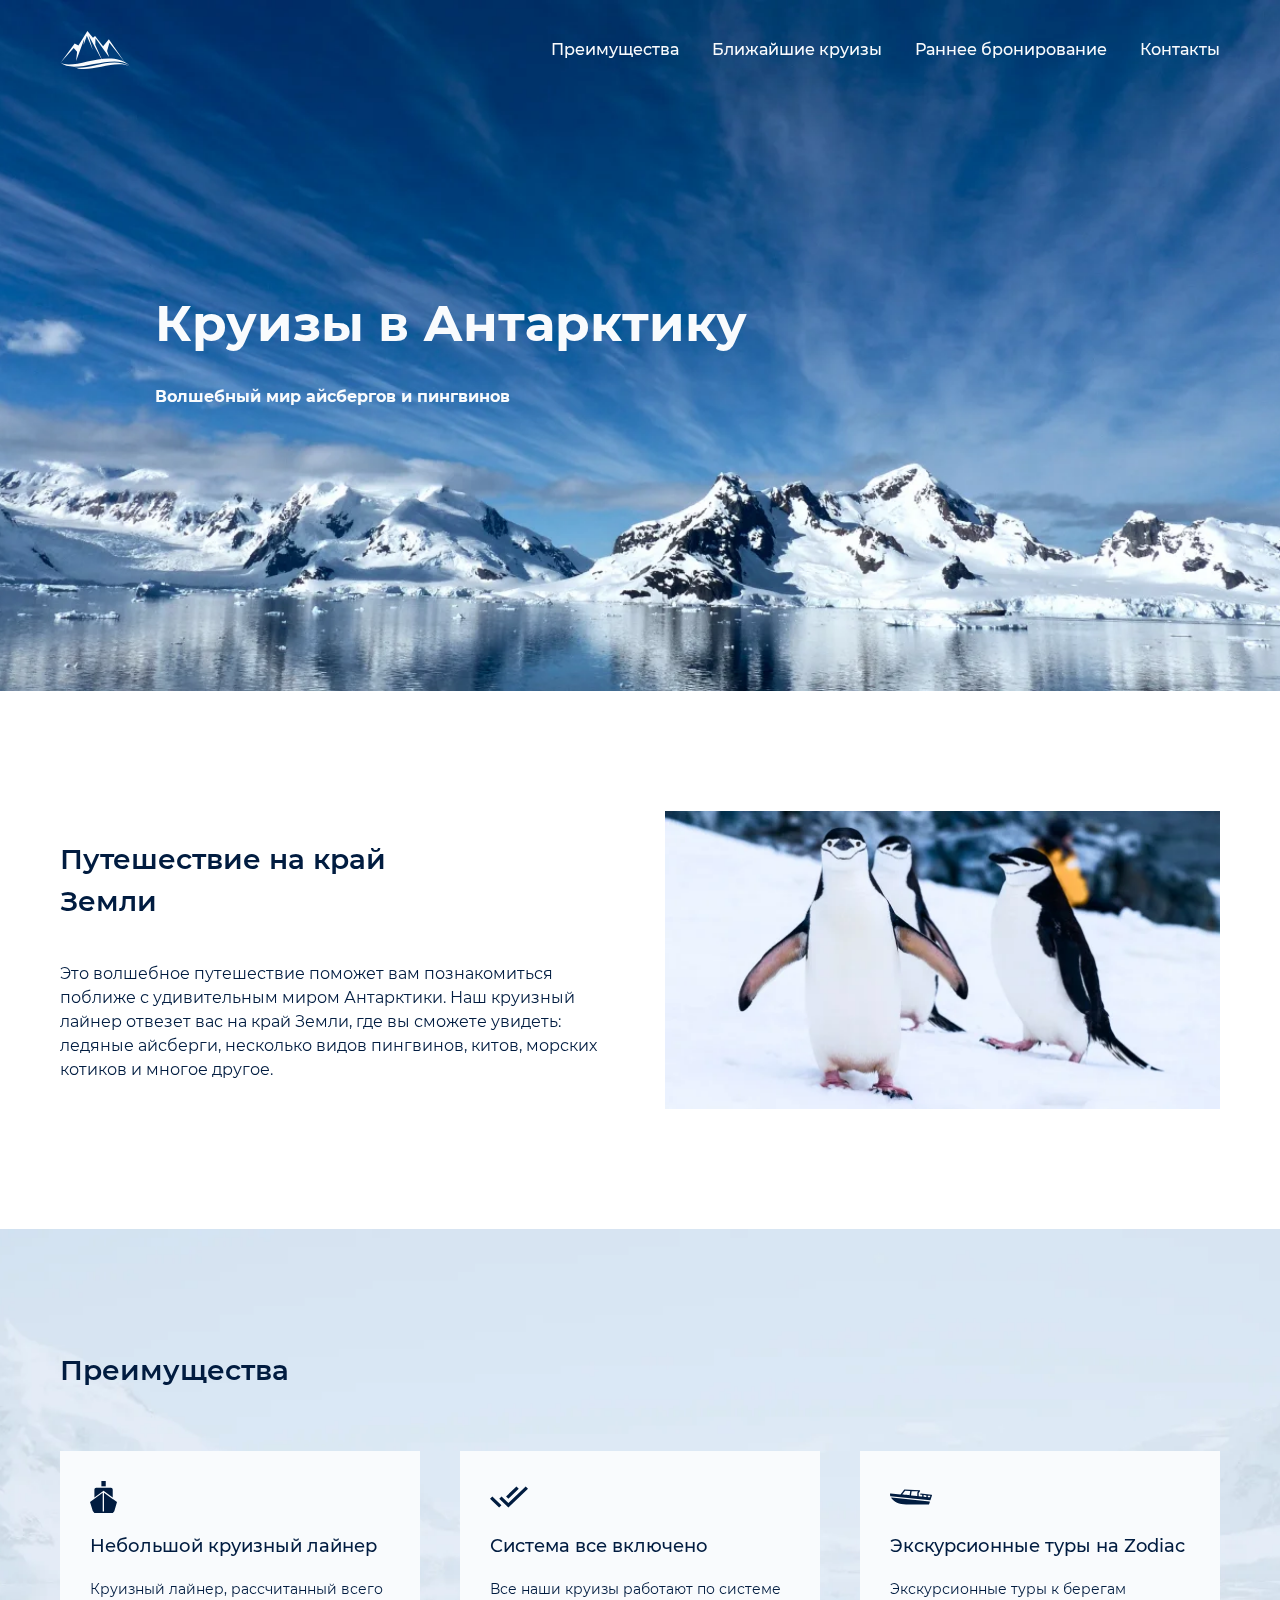
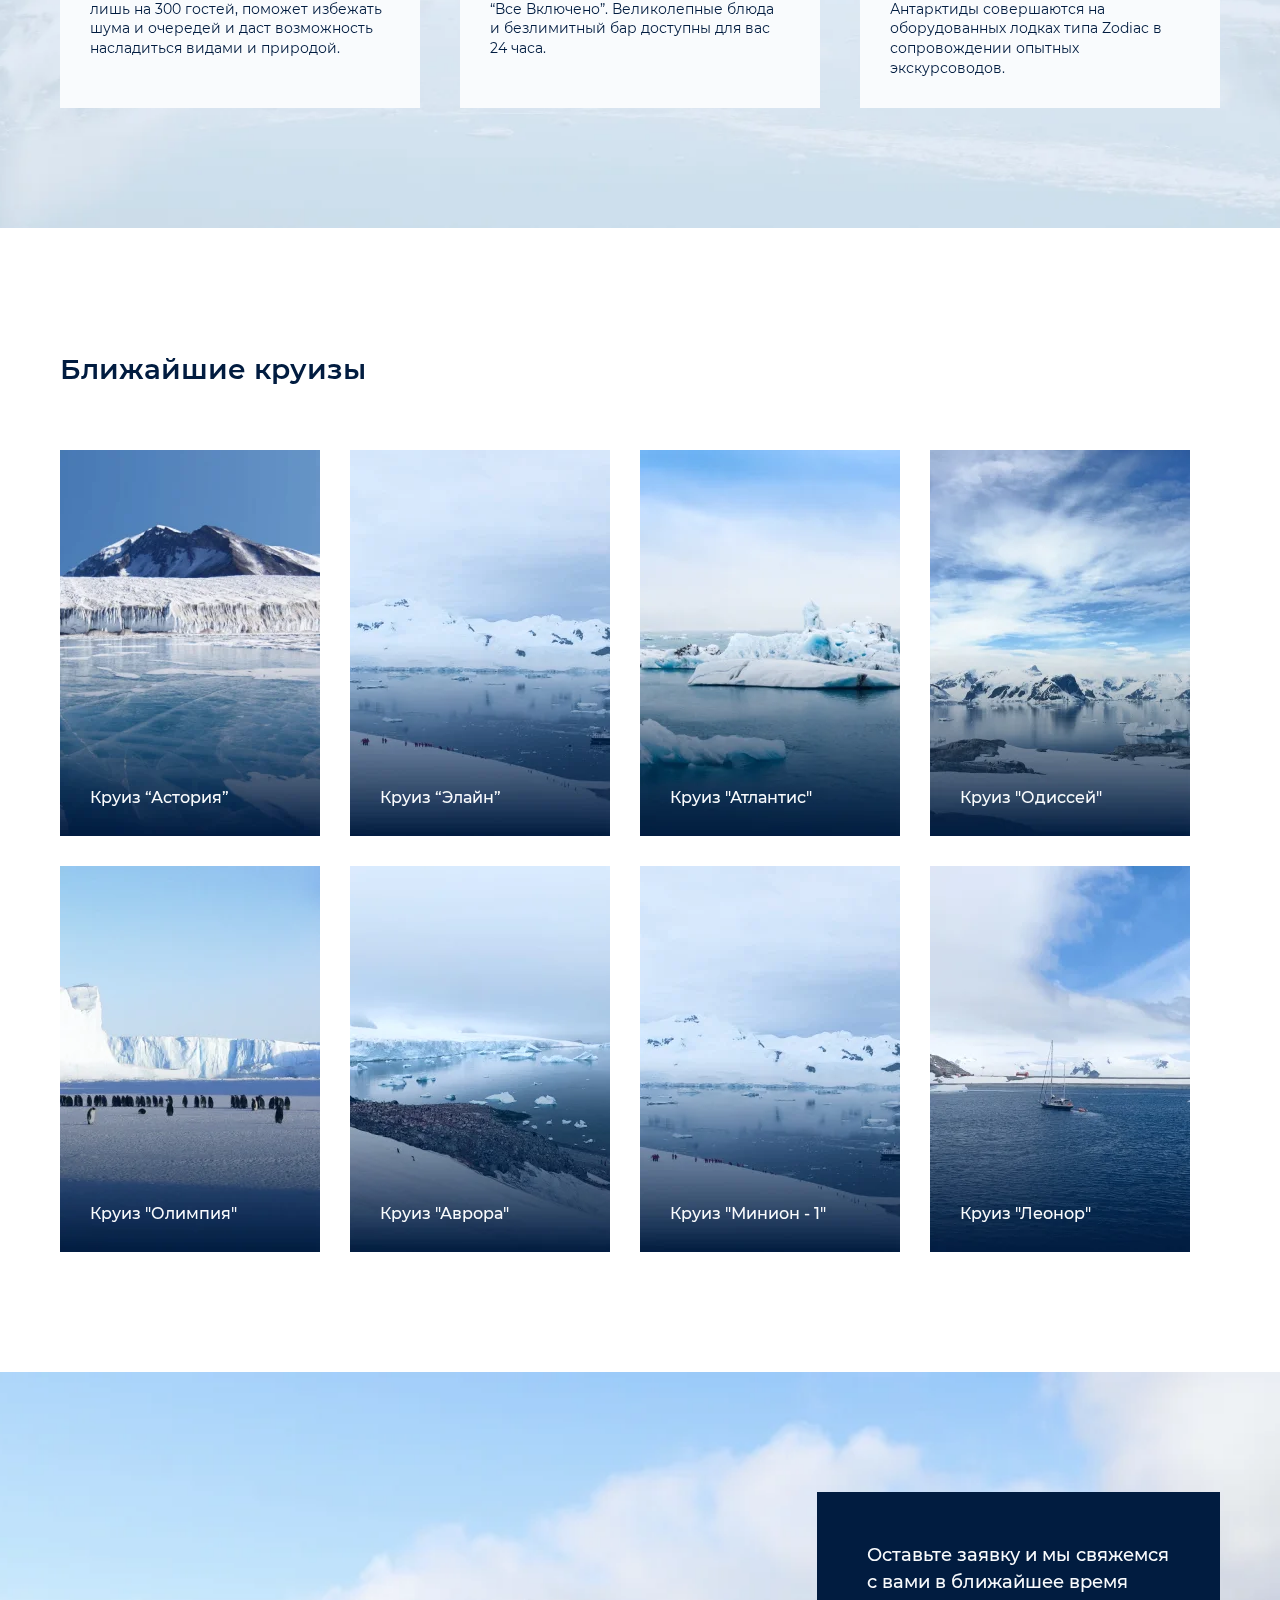
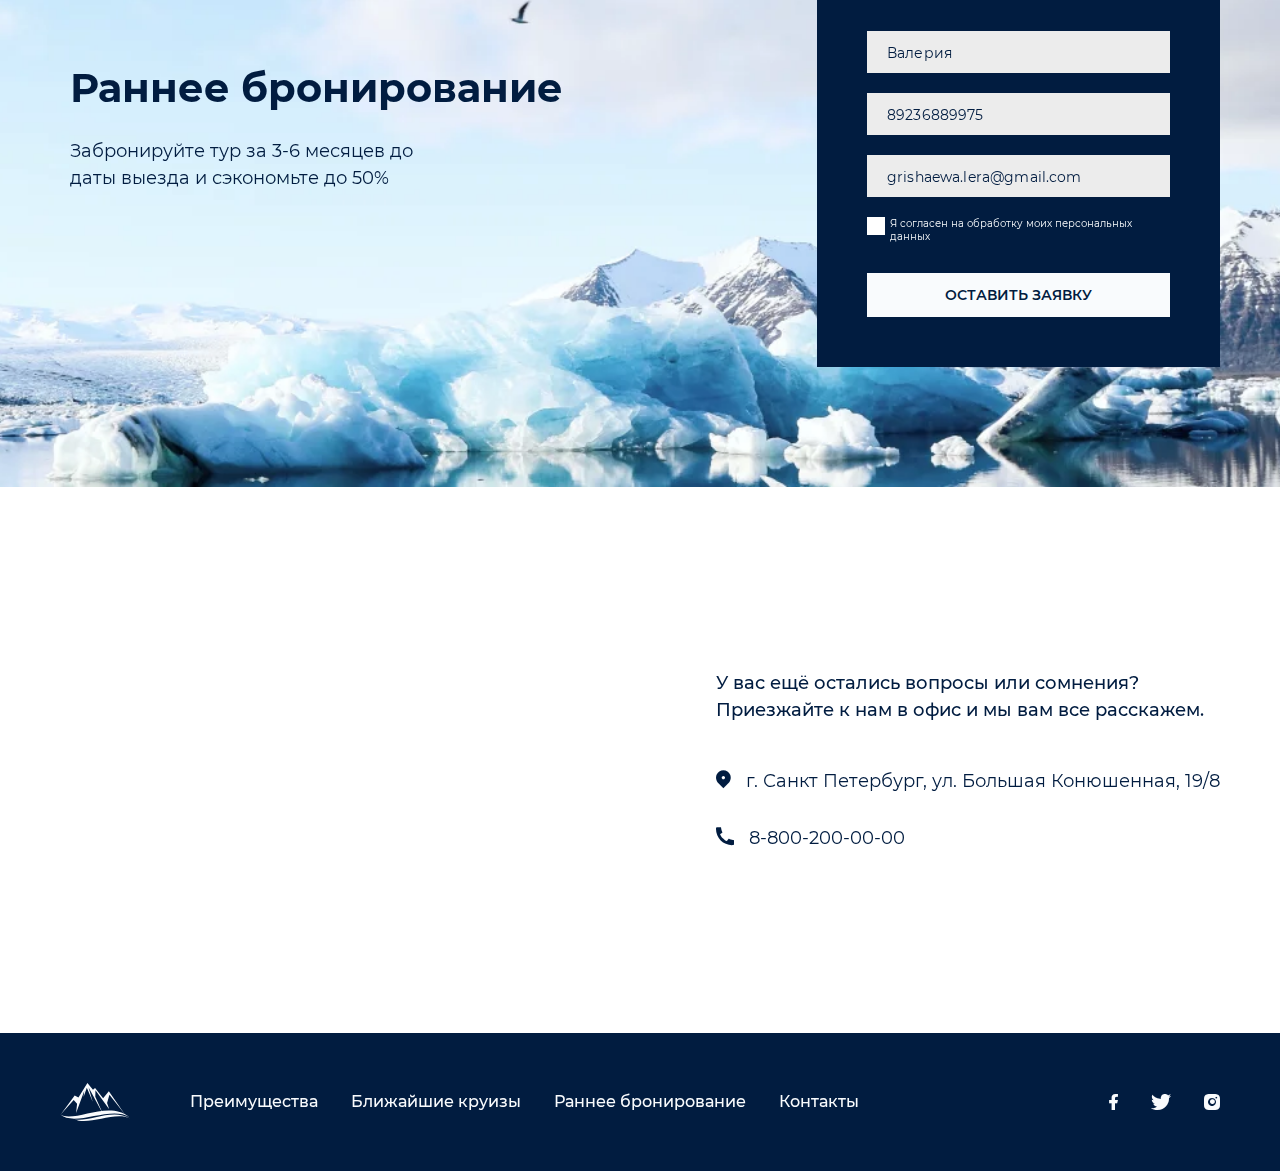
<file: index.html>
<!DOCTYPE html>
<html lang="ru">

<head>
	<title>Главная</title>
	<meta charset="UTF-8">
	<meta name="format-detection" content="telephone=no">
	<link rel="stylesheet" href="css/style.min.css?_v=20220111092712">
	<link rel="shortcut icon" href="favicon.ico">
	<!-- <meta name="robots" content="noindex, nofollow"> -->
	<meta name="viewport" content="width=device-width, initial-scale=1.0">
</head>

<body>
	<div class="wrapper">
		<header class="header">
			<div data-scroll="10" data-scroll-show class="header__wrapper">
				<div class="header__container">
					<div class="header__top">
						<div class="header__column header__column_logo">
							<a href="" class="logo">
								<img src="img/icons/logo.svg?_v=1641886032397" alt="logo">
								<img data-da=".menu__list,767.98,first" class="logo__menu" src="img/icons/logo-black.svg?_v=1641886032397" alt="logo">
							</a>
						</div>
						<div class="header__column">
							<div class="header__menu menu">
								<nav class="menu__body">
									<ul class="menu__list">
										<li data-goto="advanced" class="menu__item"><a href="#" class="menu__link">Преимущества </a></li>
										<li data-goto="cruise" class="menu__item"><a href="#" class="menu__link">Ближайшие круизы</a></li>
										<li data-goto="booking" class="menu__item"><a href="#" class="menu__link">Раннее бронирование</a></li>
										<li data-goto="contacts" class="menu__item"><a href="#" class="menu__link">Контакты</a></li>
									</ul>
								</nav>
							</div>
						</div>
						<button type="button" class="icon-menu"><span></span></button>
					</div>
				</div>
			</div>
			<div class="header__container">
				<div class="header__main main-header">
					<h1 class="main-header__title">Круизы в Антарктику </h1>
					<h2 class="main-header__subtitle">Волшебный мир айсбергов и пингвинов</h2>
				</div>
			</div>

		</header>
		<main class="mainpage">
			<section class="travel">
				<div class="travel__container">
					<div class="travel__wrapper">
						<div class="travel__descr">
							<h2 class="travel__title title">Путешествие на край Земли</h2>
							<p class="travel__text text">Это волшебное путешествие поможет вам познакомиться поближе с удивительным миром Антарктики. Наш круизный лайнер отвезет вас на край Земли, где вы сможете увидеть: ледяные айсберги, несколько видов пингвинов, китов, морских котиков и многое другое.</p>
						</div>
						<div class="travel__image-ibg">
							<picture><source srcset="img/mainpage/penguin.webp" type="image/webp"><img src="img/mainpage/penguin.jpg?_v=1641886032397" alt="penguin"></picture>
						</div>
					</div>
				</div>
			</section>
			<section id="advanced" class="advanced">
				<div class="advanced__container">
					<h2 class="advanced__title title">Преимущества</h2>
					<div class="advanced__items">
						<div class="advanced__item">
							<div class="advanced__card">
								<div class="advanced__icon">
									<img src="img/icons/ship.svg?_v=1641886032397" alt="ship">
								</div>
								<div class="advanced__descr descr">Небольшой круизный лайнер</div>
								<p class="advanced__text">Круизный лайнер, рассчитанный всего лишь на 300 гостей, поможет избежать шума и очередей и даст возможность насладиться видами и природой.</p>
							</div>
						</div>
						<div class="advanced__item">
							<div class="advanced__card">
								<div class="advanced__icon">
									<img src="img/icons/tick.svg?_v=1641886032397" alt="tick">
								</div>
								<div class="advanced__descr descr">Система все включено</div>
								<p class="advanced__text">Все наши круизы работают по системе “Все Включено”. Великолепные блюда и безлимитный бар доступны для вас 24 часа.</p>
							</div>
						</div>
						<div class="advanced__item">
							<div class="advanced__card">
								<div class="advanced__icon">
									<img src="img/icons/boat.svg?_v=1641886032397" alt="boat">
								</div>
								<div class="advanced__descr descr">Экскурсионные туры на Zodiac</div>
								<p class="advanced__text">Экскурсионные туры к берегам Антарктиды совершаются на оборудованных лодках типа Zodiac в сопровождении опытных экскурсоводов.</p>
							</div>
						</div>
					</div>
				</div>
			</section>
			<section id="cruise" class="cruise">
				<div class="cruise__container">
					<h2 class="cruise__title title">Ближайшие круизы</h2>
					<div class="cruise__items">
						<div class="cruise__item">
							<div class="cruise__image">
								<picture><source srcset="img/mainpage/cruise/01.webp" type="image/webp"><img src="img/mainpage/cruise/01.jpg?_v=1641886032397" alt="foto"></picture>
								<span>Круиз “Астория”</span>
							</div>
							<div class="cruise__card card-cruise">
								<div class="card-cruise__item">
									<h3 class="card-cruise__title">Круиз “Астория”</h3>
									<div class="card-cruise__block">
										<div class="card-cruise__point">Маршрут</div>
										<div class="card-cruise__goal">Аргентина - Фолклендские острова - Антарктида</div>
									</div>
									<div class="card-cruise__block">
										<div class="card-cruise__point">Порт отправления</div>
										<div class="card-cruise__goal">Ушуайя</div>
									</div>
									<div class="card-cruise__block">
										<div class="card-cruise__point">Продолжительность</div>
										<div class="card-cruise__goal">11 дней</div>
									</div>
									<div class="card-cruise__block">
										<div class="card-cruise__point">Цена</div>
										<div class="card-cruise__goal">от 11500 $</div>
									</div>
									<button type="button" class="card-cruise__btn button">Забронировать</button>
								</div>
							</div>
						</div>
						<div class="cruise__item">
							<div class="cruise__image">
								<picture><source srcset="img/mainpage/cruise/07.webp" type="image/webp"><img src="img/mainpage/cruise/07.jpg?_v=1641886032397" alt="foto"></picture>
								<span>Круиз “Элайн”</span>
							</div>
							<div class="cruise__card card-cruise">
								<div class="card-cruise__item">
									<h3 class="card-cruise__title">Круиз “Элайн”</h3>
									<div class="card-cruise__block">
										<div class="card-cruise__point">Маршрут</div>
										<div class="card-cruise__goal">Аргентина - Фолклендские острова - Антарктида - Чили</div>
									</div>
									<div class="card-cruise__block">
										<div class="card-cruise__point">Порт отправления</div>
										<div class="card-cruise__goal">Буэнос-Айрес</div>
									</div>
									<div class="card-cruise__block">
										<div class="card-cruise__point">Продолжительность</div>
										<div class="card-cruise__goal">20 дней</div>
									</div>
									<div class="card-cruise__block">
										<div class="card-cruise__point">Цена</div>
										<div class="card-cruise__goal">от 14500 $</div>
									</div>
									<button type="button" class="card-cruise__btn button">Забронировать</button>
								</div>
							</div>
						</div>
						<div class="cruise__item">
							<div class="cruise__image">
								<picture><source srcset="img/mainpage/cruise/02.webp" type="image/webp"><img src="img/mainpage/cruise/02.jpg?_v=1641886032397" alt="foto"></picture>
								<span>Круиз "Атлантис"</span>
							</div>
							<div class="cruise__card card-cruise">
								<div class="card-cruise__item">
									<h3 class="card-cruise__title">Круиз "Атлантис"</h3>
									<div class="card-cruise__block">
										<div class="card-cruise__point">Маршрут</div>
										<div class="card-cruise__goal">Аргентина - Южная Георгия и Южные Сандвичевы Острова - Антарктида</div>
									</div>
									<div class="card-cruise__block">
										<div class="card-cruise__point">Порт отправления</div>
										<div class="card-cruise__goal">Ушуайя</div>
									</div>
									<div class="card-cruise__block">
										<div class="card-cruise__point">Продолжительность</div>
										<div class="card-cruise__goal">15 дней</div>
									</div>
									<div class="card-cruise__block">
										<div class="card-cruise__point">Цена</div>
										<div class="card-cruise__goal">от 14500 $</div>
									</div>
									<button type="button" class="card-cruise__btn button">Забронировать</button>
								</div>
							</div>
						</div>
						<div class="cruise__item">
							<div class="cruise__image">
								<picture><source srcset="img/mainpage/cruise/03.webp" type="image/webp"><img src="img/mainpage/cruise/03.jpg?_v=1641886032397" alt="foto"></picture>
								<span>Круиз "Одиссей"</span>
							</div>
							<div class="cruise__card card-cruise">
								<div class="card-cruise__item">
									<h3 class="card-cruise__title">Круиз "Одиссей"</h3>
									<div class="card-cruise__block">
										<div class="card-cruise__point">Маршрут</div>
										<div class="card-cruise__goal">Чили - Антарктида</div>
									</div>
									<div class="card-cruise__block">
										<div class="card-cruise__point">Порт отправления</div>
										<div class="card-cruise__goal">Пунта-Аренас</div>
									</div>
									<div class="card-cruise__block">
										<div class="card-cruise__point">Продолжительность</div>
										<div class="card-cruise__goal">13 дней</div>
									</div>
									<div class="card-cruise__block">
										<div class="card-cruise__point">Цена</div>
										<div class="card-cruise__goal">от 9700 $</div>
									</div>
									<button type="button" class="card-cruise__btn button">Забронировать</button>
								</div>
							</div>
						</div>
						<div class="cruise__item">
							<div class="cruise__image">
								<picture><source srcset="img/mainpage/cruise/04.webp" type="image/webp"><img src="img/mainpage/cruise/04.jpg?_v=1641886032397" alt="foto"></picture>
								<span>Круиз "Олимпия"</span>
							</div>
							<div class="cruise__card card-cruise">
								<div class="card-cruise__item">
									<h3 class="card-cruise__title">Круиз "Олимпия"</h3>
									<div class="card-cruise__block">
										<div class="card-cruise__point">Маршрут</div>
										<div class="card-cruise__goal">Аргентина - Фолклендские острова - Южная Георгия - Антарктида</div>
									</div>
									<div class="card-cruise__block">
										<div class="card-cruise__point">Порт отправления</div>
										<div class="card-cruise__goal">Ушуайя</div>
									</div>
									<div class="card-cruise__block">
										<div class="card-cruise__point">Продолжительность</div>
										<div class="card-cruise__goal">21 дней</div>
									</div>
									<div class="card-cruise__block">
										<div class="card-cruise__point">Цена</div>
										<div class="card-cruise__goal">от 18600 $</div>
									</div>
									<button type="button" class="card-cruise__btn button">Забронировать</button>
								</div>
							</div>
						</div>
						<div class="cruise__item">
							<div class="cruise__image">
								<picture><source srcset="img/mainpage/cruise/05.webp" type="image/webp"><img src="img/mainpage/cruise/05.jpg?_v=1641886032397" alt="foto"></picture>
								<span>Круиз "Аврора"</span>
							</div>
							<div class="cruise__card card-cruise">
								<div class="card-cruise__item">
									<h3 class="card-cruise__title">Круиз "Аврора"</h3>
									<div class="card-cruise__block">
										<div class="card-cruise__point">Маршрут</div>
										<div class="card-cruise__goal">Аргентина - Антарктида - Чили</div>
									</div>
									<div class="card-cruise__block">
										<div class="card-cruise__point">Порт отправления</div>
										<div class="card-cruise__goal">Ушуайя</div>
									</div>
									<div class="card-cruise__block">
										<div class="card-cruise__point">Продолжительность</div>
										<div class="card-cruise__goal">14 дней</div>
									</div>
									<div class="card-cruise__block">
										<div class="card-cruise__point">Цена</div>
										<div class="card-cruise__goal">от 11700 $</div>
									</div>
									<button type="button" class="card-cruise__btn button">Забронировать</button>
								</div>
							</div>
						</div>
						<div class="cruise__item">
							<div class="cruise__image">
								<picture><source srcset="img/mainpage/cruise/07.webp" type="image/webp"><img src="img/mainpage/cruise/07.jpg?_v=1641886032397" alt="foto"></picture>
								<span>Круиз "Минион - 1"</span>
							</div>
							<div class="cruise__card card-cruise">
								<div class="card-cruise__item">
									<h3 class="card-cruise__title">Круиз "Минион - 1"</h3>
									<div class="card-cruise__block">
										<div class="card-cruise__point">Маршрут</div>
										<div class="card-cruise__goal">Аргентина - Антарктида</div>
									</div>
									<div class="card-cruise__block">
										<div class="card-cruise__point">Порт отправления</div>
										<div class="card-cruise__goal">Ушуайя</div>
									</div>
									<div class="card-cruise__block">
										<div class="card-cruise__point">Продолжительность</div>
										<div class="card-cruise__goal">11 дней</div>
									</div>
									<div class="card-cruise__block">
										<div class="card-cruise__point">Цена</div>
										<div class="card-cruise__goal">от 12300 $</div>
									</div>
									<button type="button" class="card-cruise__btn button">Забронировать</button>
								</div>
							</div>
						</div>
						<div class="cruise__item">
							<div class="cruise__image">
								<picture><source srcset="img/mainpage/cruise/06.webp" type="image/webp"><img src="img/mainpage/cruise/06.jpg?_v=1641886032397" alt="foto"></picture>
								<span>Круиз "Леонор"</span>
							</div>
							<div class="cruise__card card-cruise">
								<div class="card-cruise__item">
									<h3 class="card-cruise__title">Круиз "Леонор"</h3>
									<div class="card-cruise__block">
										<div class="card-cruise__point">Маршрут</div>
										<div class="card-cruise__goal">Чили - Южная Георгия - Антарктида - Аргентина</div>
									</div>
									<div class="card-cruise__block">
										<div class="card-cruise__point">Порт отправления</div>
										<div class="card-cruise__goal">Пунта-Аренас</div>
									</div>
									<div class="card-cruise__block">
										<div class="card-cruise__point">Продолжительность</div>
										<div class="card-cruise__goal">17 дней</div>
									</div>
									<div class="card-cruise__block">
										<div class="card-cruise__point">Цена</div>
										<div class="card-cruise__goal">от 12500 $</div>
									</div>
									<button type="button" class="card-cruise__btn button">Забронировать</button>
								</div>
							</div>
						</div>
					</div>
				</div>
			</section>
			<section id="booking" class="booking">
				<div class="booking__container">
					<div class="booking__wrapper">
						<div class="booking__block">
							<h2 class="booking__title">Раннее бронирование</h2>
							<p class="booking__text text">Забронируйте тур за 3-6 месяцев до даты выезда и сэкономьте до 50%</p>
						</div>
						<div class="booking__block booking__block_form">
							<h3 class="booking__descr">Оставьте заявку и мы свяжемся с вами в ближайшее время</h3>
							<form class="booking__form form" action="#">
								<input autocomplete="off" type="text" name="form[name]" data-error="Ошибка" placeholder="Валерия" class="form__input form__input_popup">
								<input autocomplete="off" id="phone-input" type="tel" name="form[phone]" value="" data-error="Ошибка" placeholder="89236889975" pattern="^[0-9]+$" class="form__input">
								<input autocomplete="off" type="email" name="form[mail]" placeholder="grishaewa.lera@gmail.com" class="form__input">
								<div class="form__checkbox form__checkbox_flx checkbox">
									<input class="checkbox__input" id="check" autocomplete="off" type="checkbox" name="check">
									<label for="check" class="checkbox__label"><span>Я согласен на обработку моих персональных данных</span></label>
								</div>
								<button type="button" class="form__btn button">Оставить заявку</button>
							</form>
						</div>
					</div>
				</div>
			</section>
			<section id="contacts" class="contacts">
				<div class="contacts__container">
					<div class="contacts__wrapper">
						<div class="contacts__item contacts__item_map">
							<iframe src="https://www.google.com/maps/embed?pb=!1m18!1m12!1m3!1d1998.6036253003151!2d30.32085871618319!3d59.9387191690541!2m3!1f0!2f0!3f0!3m2!1i1024!2i768!4f13.1!3m3!1m2!1s0x4696310fca145cc1%3A0x42b32648d8238007!2z0JHQvtC70YzRiNCw0Y8g0JrQvtC90Y7RiNC10L3QvdCw0Y8g0YPQuy4sIDE5LzgsINCh0LDQvdC60YIt0J_QtdGC0LXRgNCx0YPRgNCzLCDQoNC-0YHRgdC40Y8sIDE5MTE4Ng!5e0!3m2!1sru!2sua!4v1641882868060!5m2!1sru!2sua" loading="lazy"></iframe>
						</div>
						<div class="contacts__item">
							<h2 class="contacts__descr descr">У вас ещё остались вопросы или сомнения? Приезжайте к нам в офис и мы вам все расскажем.</h2>
							<div class="contacts__info">
								<a class="contacts__item contacts__item_punkt" target="_blank" href="https://www.google.com/maps/place/%D0%91%D0%BE%D0%BB%D1%8C%D1%88%D0%B0%D1%8F+%D0%9A%D0%BE%D0%BD%D1%8E%D1%88%D0%B5%D0%BD%D0%BD%D0%B0%D1%8F+%D1%83%D0%BB.,+19%2F8,+%D0%A1%D0%B0%D0%BD%D0%BA%D1%82-%D0%9F%D0%B5%D1%82%D0%B5%D1%80%D0%B1%D1%83%D1%80%D0%B3,+%D0%A0%D0%BE%D1%81%D1%81%D0%B8%D1%8F,+191186/@59.9387165,30.3208587,17z/data=!3m1!4b1!4m5!3m4!1s0x4696310fca145cc1:0x42b32648d8238007!8m2!3d59.9387165!4d30.3230474">
									<span class="contacts__punkt"></span>
									г. Санкт Петербург, ул. Большая Конюшенная, 19/8
								</a>
								<a class="contacts__item contacts__item_tel" href="tel:88002000000">
									<span class="contacts__tel"></span>
									8-800-200-00-00
								</a>
							</div>
						</div>
					</div>
				</div>
			</section>
		</main>
		<footer class="footer">
			<div class="footer__container">
				<div class="footer__wrapper">
					<div class="footer__column footer__column_logo">
						<a href="" class="logo">
							<img src="img/icons/logo.svg?_v=1641886032397" alt="logo">
						</a>
					</div>
					<div class="footer__column footer__column_menu">
						<ul class="footer__list">
							<li data-goto="advanced" class="footer__item"><a href="#" class="menu__link">Преимущества </a></li>
							<li data-goto="cruise" class="footer__item"><a href="#" class="menu__link">Ближайшие круизы</a></li>
							<li data-goto="booking" class="footer__item"><a href="#" class="menu__link">Раннее бронирование</a></li>
							<li data-goto="contacts" class="footer__item"><a href="#" class="menu__link">Контакты</a></li>

						</ul>
					</div>
					<div class="footer__column footer__column_social">
						<div class="main-footer__social social-footer">
							<a href="" class="social-footer__link _icon-facebook"></a>
							<a href="" class="social-footer__link _icon-twitter"></a>
							<a href="" class="social-footer__link _icon-instagram"></a>
						</div>
					</div>
				</div>
			</div>
		</footer>
	</div>
	<div id="formMessage" aria-hidden="true" class="popup">
		<div class="popup__wrapper">
			<div class="popup__content">
				<button data-close type="button" class="popup__close">Закрыть</button>
				<div class="popup__text">
					Все ок
				</div>
			</div>
		</div>
	</div>
	<script src="js/app.min.js?_v=20220111092712"></script>
</body>

</html>
</file>
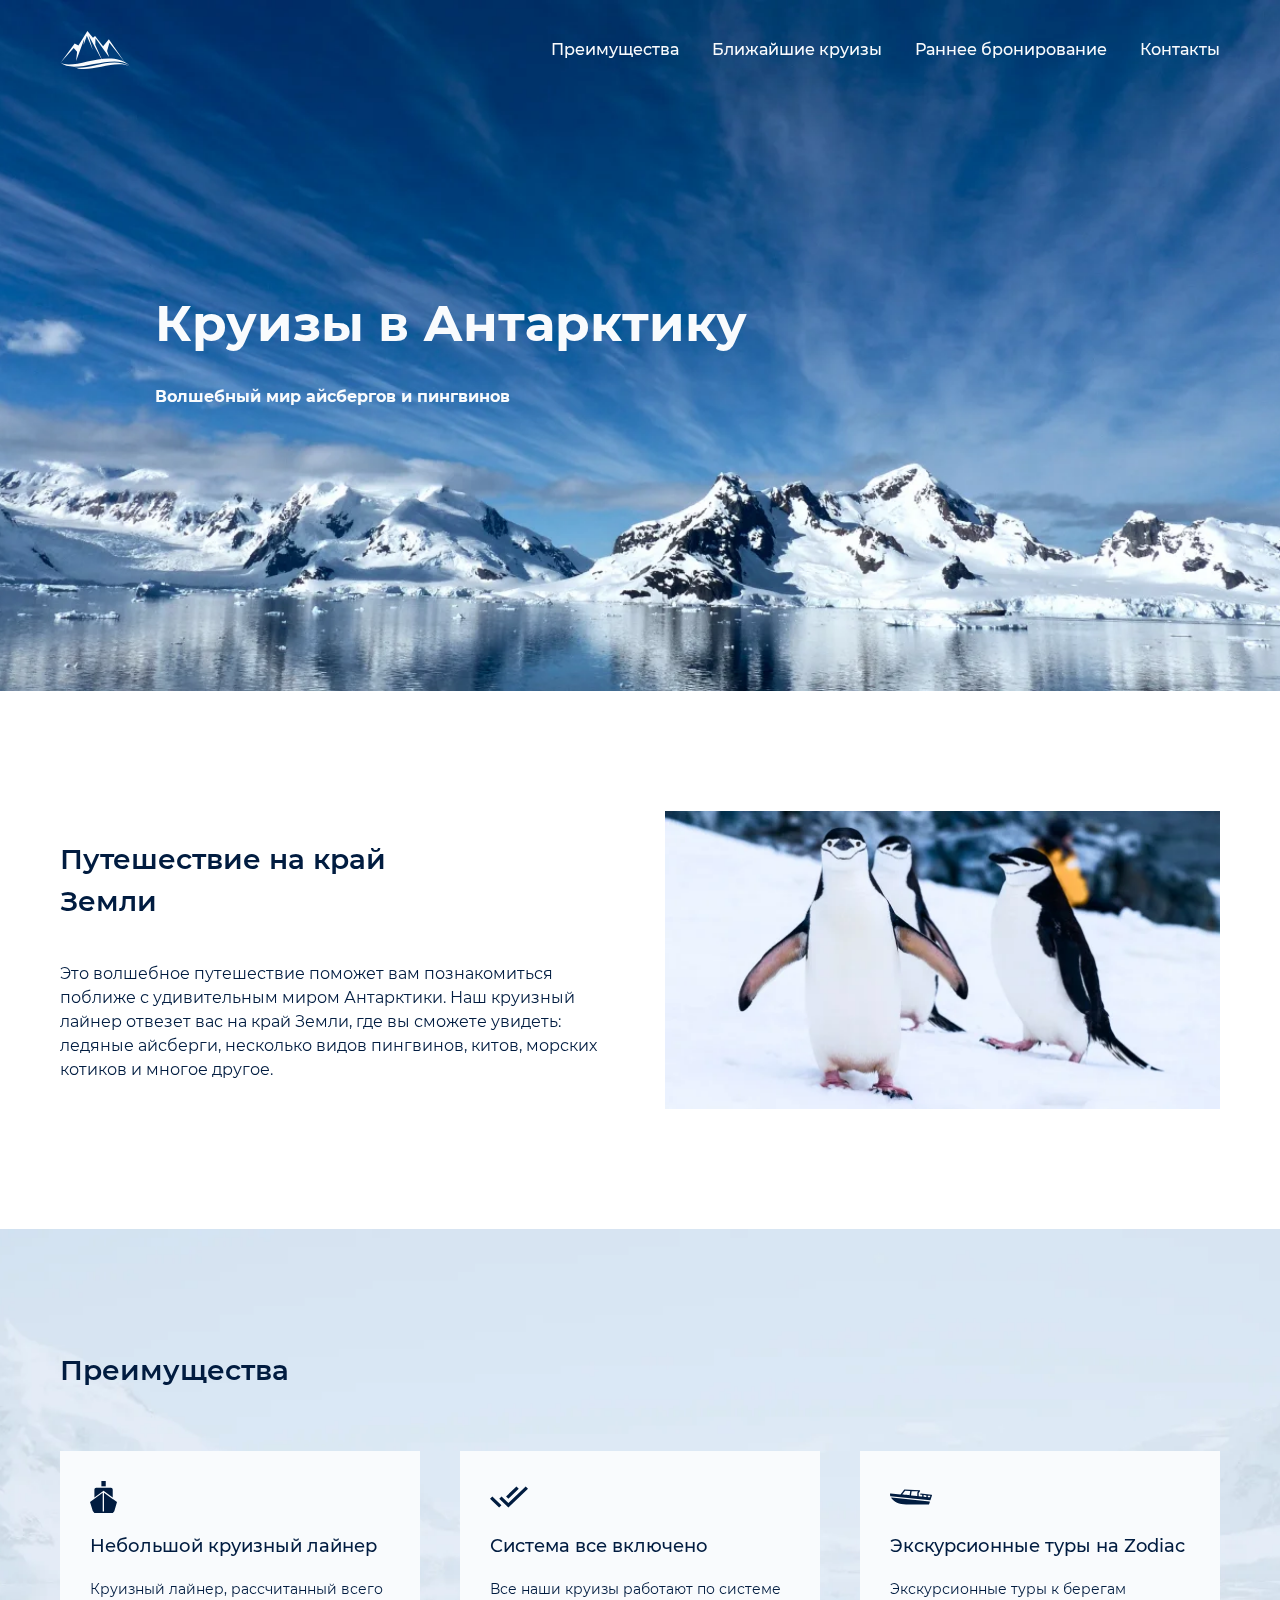
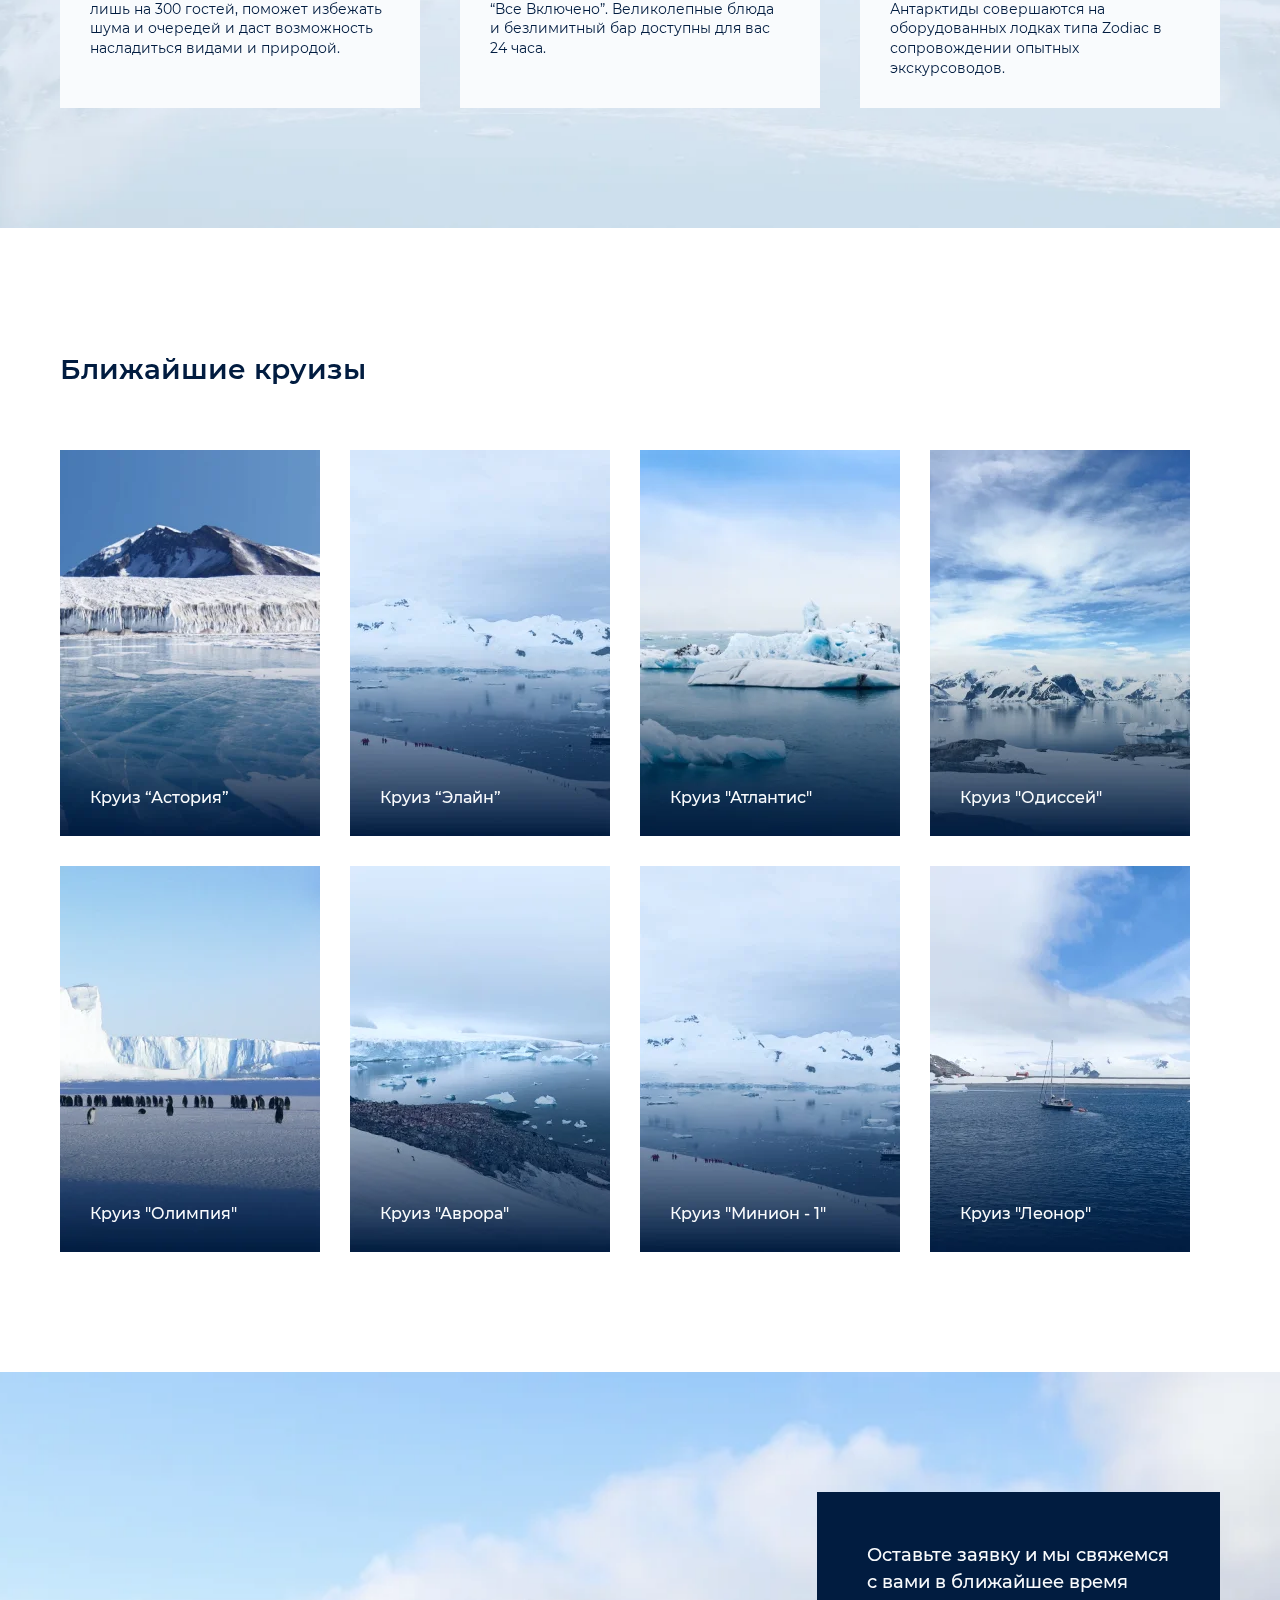
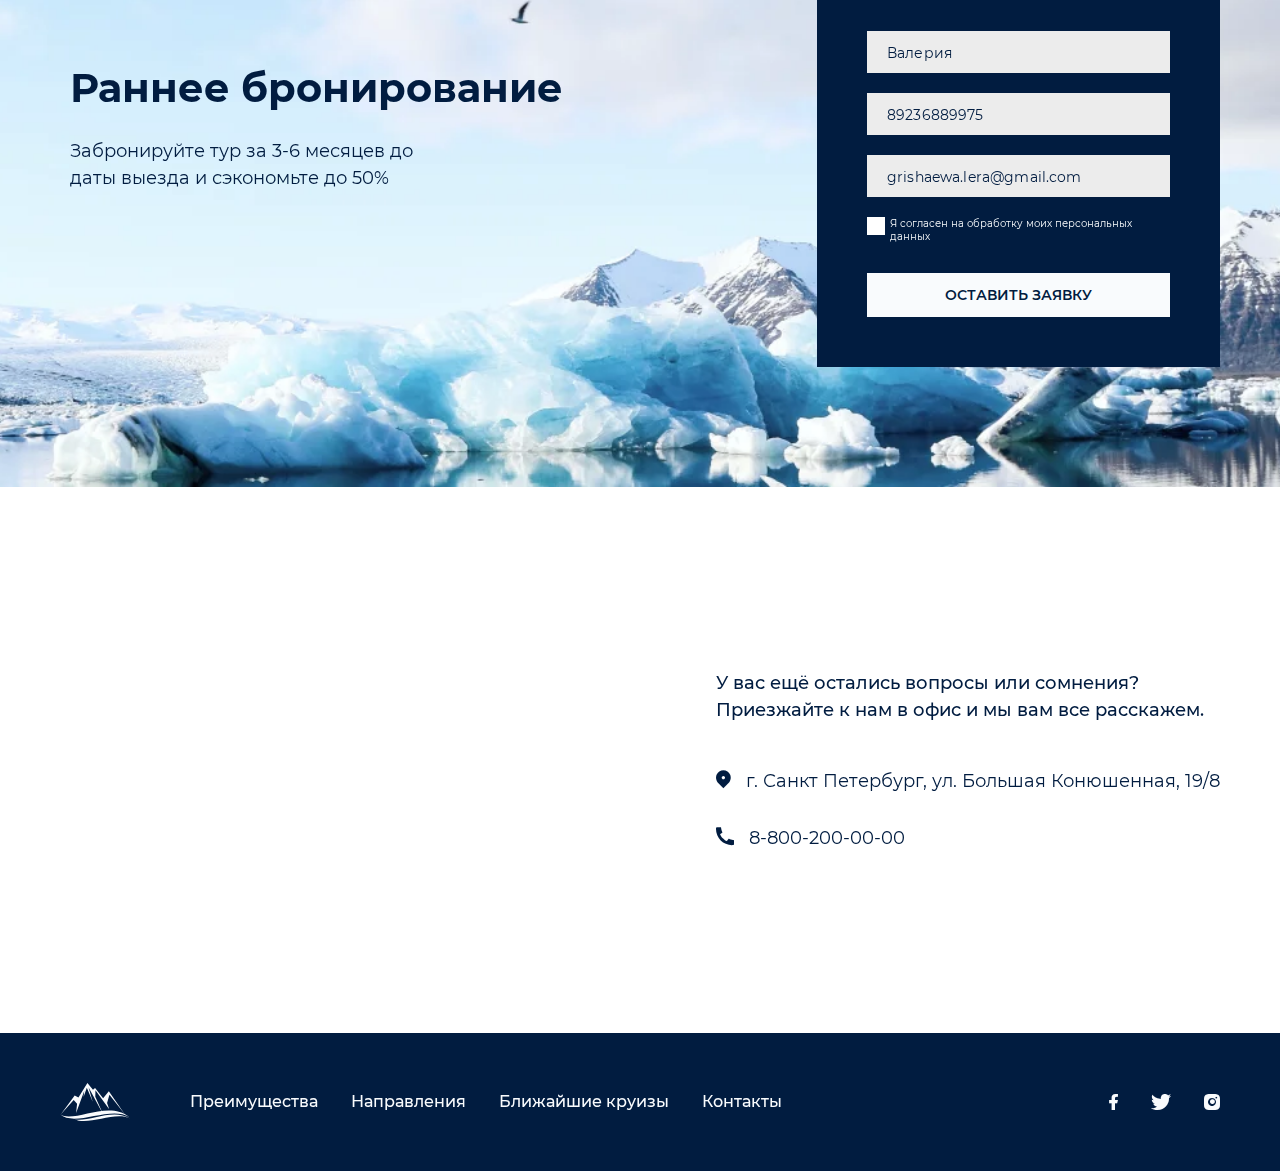
<file: home.html>
<!DOCTYPE html>
<html lang="ru">

<head>
	<title>Главная</title>
	<meta charset="UTF-8">
	<meta name="format-detection" content="telephone=no">
	<link rel="stylesheet" href="css/style.min.css?_v=20220111092100">
	<link rel="shortcut icon" href="favicon.ico">
	<!-- <meta name="robots" content="noindex, nofollow"> -->
	<meta name="viewport" content="width=device-width, initial-scale=1.0">
</head>

<body>
	<div class="wrapper">
		<header class="header">
			<div data-scroll="10" data-scroll-show class="header__wrapper">
				<div class="header__container">
					<div class="header__top">
						<div class="header__column header__column_logo">
							<a href="" class="logo">
								<img src="img/icons/logo.svg?_v=1641885660701" alt="logo">
								<img data-da=".menu__list,767.98,first" class="logo__menu" src="img/icons/logo-black.svg?_v=1641885660701" alt="logo">
							</a>
						</div>
						<div class="header__column">
							<div class="header__menu menu">
								<nav class="menu__body">
									<ul class="menu__list">
										<li data-goto="advanced" class="menu__item"><a href="#" class="menu__link">Преимущества </a></li>
										<li data-goto="cruise" class="menu__item"><a href="#" class="menu__link">Ближайшие круизы</a></li>
										<li data-goto="booking" class="menu__item"><a href="#" class="menu__link">Раннее бронирование</a></li>
										<li data-goto="contacts" class="menu__item"><a href="#" class="menu__link">Контакты</a></li>
									</ul>
								</nav>
							</div>
						</div>
						<button type="button" class="icon-menu"><span></span></button>
					</div>
				</div>
			</div>
			<div class="header__container">
				<div class="header__main main-header">
					<h1 class="main-header__title">Круизы в Антарктику </h1>
					<h2 class="main-header__subtitle">Волшебный мир айсбергов и пингвинов</h2>
				</div>
			</div>

		</header>
		<main class="mainpage">
			<section class="travel">
				<div class="travel__container">
					<div class="travel__wrapper">
						<div class="travel__descr">
							<h2 class="travel__title title">Путешествие на край Земли</h2>
							<p class="travel__text text">Это волшебное путешествие поможет вам познакомиться поближе с удивительным миром Антарктики. Наш круизный лайнер отвезет вас на край Земли, где вы сможете увидеть: ледяные айсберги, несколько видов пингвинов, китов, морских котиков и многое другое.</p>
						</div>
						<div class="travel__image-ibg">
							<picture><source srcset="img/mainpage/penguin.webp" type="image/webp"><img src="img/mainpage/penguin.jpg?_v=1641885660701" alt="penguin"></picture>
						</div>
					</div>
				</div>
			</section>
			<section id="advanced" class="advanced">
				<div class="advanced__container">
					<h2 class="advanced__title title">Преимущества</h2>
					<div class="advanced__items">
						<div class="advanced__item">
							<div class="advanced__card">
								<div class="advanced__icon">
									<img src="img/icons/ship.svg?_v=1641885660701" alt="ship">
								</div>
								<div class="advanced__descr descr">Небольшой круизный лайнер</div>
								<p class="advanced__text">Круизный лайнер, рассчитанный всего лишь на 300 гостей, поможет избежать шума и очередей и даст возможность насладиться видами и природой.</p>
							</div>
						</div>
						<div class="advanced__item">
							<div class="advanced__card">
								<div class="advanced__icon">
									<img src="img/icons/tick.svg?_v=1641885660701" alt="tick">
								</div>
								<div class="advanced__descr descr">Система все включено</div>
								<p class="advanced__text">Все наши круизы работают по системе “Все Включено”. Великолепные блюда и безлимитный бар доступны для вас 24 часа.</p>
							</div>
						</div>
						<div class="advanced__item">
							<div class="advanced__card">
								<div class="advanced__icon">
									<img src="img/icons/boat.svg?_v=1641885660701" alt="boat">
								</div>
								<div class="advanced__descr descr">Экскурсионные туры на Zodiac</div>
								<p class="advanced__text">Экскурсионные туры к берегам Антарктиды совершаются на оборудованных лодках типа Zodiac в сопровождении опытных экскурсоводов.</p>
							</div>
						</div>
					</div>
				</div>
			</section>
			<section id="cruise" class="cruise">
				<div class="cruise__container">
					<h2 class="cruise__title title">Ближайшие круизы</h2>
					<div class="cruise__items">
						<div class="cruise__item">
							<div class="cruise__image">
								<picture><source srcset="img/mainpage/cruise/01.webp" type="image/webp"><img src="img/mainpage/cruise/01.jpg?_v=1641885660701" alt="foto"></picture>
								<span>Круиз “Астория”</span>
							</div>
							<div class="cruise__card card-cruise">
								<div class="card-cruise__item">
									<h3 class="card-cruise__title">Круиз “Астория”</h3>
									<div class="card-cruise__block">
										<div class="card-cruise__point">Маршрут</div>
										<div class="card-cruise__goal">Аргентина - Фолклендские острова - Антарктида</div>
									</div>
									<div class="card-cruise__block">
										<div class="card-cruise__point">Порт отправления</div>
										<div class="card-cruise__goal">Ушуайя</div>
									</div>
									<div class="card-cruise__block">
										<div class="card-cruise__point">Продолжительность</div>
										<div class="card-cruise__goal">11 дней</div>
									</div>
									<div class="card-cruise__block">
										<div class="card-cruise__point">Цена</div>
										<div class="card-cruise__goal">от 11500 $</div>
									</div>
									<button type="button" class="card-cruise__btn button">Забронировать</button>
								</div>
							</div>
						</div>
						<div class="cruise__item">
							<div class="cruise__image">
								<picture><source srcset="img/mainpage/cruise/07.webp" type="image/webp"><img src="img/mainpage/cruise/07.jpg?_v=1641885660701" alt="foto"></picture>
								<span>Круиз “Элайн”</span>
							</div>
							<div class="cruise__card card-cruise">
								<div class="card-cruise__item">
									<h3 class="card-cruise__title">Круиз “Элайн”</h3>
									<div class="card-cruise__block">
										<div class="card-cruise__point">Маршрут</div>
										<div class="card-cruise__goal">Аргентина - Фолклендские острова - Антарктида - Чили</div>
									</div>
									<div class="card-cruise__block">
										<div class="card-cruise__point">Порт отправления</div>
										<div class="card-cruise__goal">Буэнос-Айрес</div>
									</div>
									<div class="card-cruise__block">
										<div class="card-cruise__point">Продолжительность</div>
										<div class="card-cruise__goal">20 дней</div>
									</div>
									<div class="card-cruise__block">
										<div class="card-cruise__point">Цена</div>
										<div class="card-cruise__goal">от 14500 $</div>
									</div>
									<button type="button" class="card-cruise__btn button">Забронировать</button>
								</div>
							</div>
						</div>
						<div class="cruise__item">
							<div class="cruise__image">
								<picture><source srcset="img/mainpage/cruise/02.webp" type="image/webp"><img src="img/mainpage/cruise/02.jpg?_v=1641885660701" alt="foto"></picture>
								<span>Круиз "Атлантис"</span>
							</div>
							<div class="cruise__card card-cruise">
								<div class="card-cruise__item">
									<h3 class="card-cruise__title">Круиз "Атлантис"</h3>
									<div class="card-cruise__block">
										<div class="card-cruise__point">Маршрут</div>
										<div class="card-cruise__goal">Аргентина - Южная Георгия и Южные Сандвичевы Острова - Антарктида</div>
									</div>
									<div class="card-cruise__block">
										<div class="card-cruise__point">Порт отправления</div>
										<div class="card-cruise__goal">Ушуайя</div>
									</div>
									<div class="card-cruise__block">
										<div class="card-cruise__point">Продолжительность</div>
										<div class="card-cruise__goal">15 дней</div>
									</div>
									<div class="card-cruise__block">
										<div class="card-cruise__point">Цена</div>
										<div class="card-cruise__goal">от 14500 $</div>
									</div>
									<button type="button" class="card-cruise__btn button">Забронировать</button>
								</div>
							</div>
						</div>
						<div class="cruise__item">
							<div class="cruise__image">
								<picture><source srcset="img/mainpage/cruise/03.webp" type="image/webp"><img src="img/mainpage/cruise/03.jpg?_v=1641885660701" alt="foto"></picture>
								<span>Круиз "Одиссей"</span>
							</div>
							<div class="cruise__card card-cruise">
								<div class="card-cruise__item">
									<h3 class="card-cruise__title">Круиз "Одиссей"</h3>
									<div class="card-cruise__block">
										<div class="card-cruise__point">Маршрут</div>
										<div class="card-cruise__goal">Чили - Антарктида</div>
									</div>
									<div class="card-cruise__block">
										<div class="card-cruise__point">Порт отправления</div>
										<div class="card-cruise__goal">Пунта-Аренас</div>
									</div>
									<div class="card-cruise__block">
										<div class="card-cruise__point">Продолжительность</div>
										<div class="card-cruise__goal">13 дней</div>
									</div>
									<div class="card-cruise__block">
										<div class="card-cruise__point">Цена</div>
										<div class="card-cruise__goal">от 9700 $</div>
									</div>
									<button type="button" class="card-cruise__btn button">Забронировать</button>
								</div>
							</div>
						</div>
						<div class="cruise__item">
							<div class="cruise__image">
								<picture><source srcset="img/mainpage/cruise/04.webp" type="image/webp"><img src="img/mainpage/cruise/04.jpg?_v=1641885660701" alt="foto"></picture>
								<span>Круиз "Олимпия"</span>
							</div>
							<div class="cruise__card card-cruise">
								<div class="card-cruise__item">
									<h3 class="card-cruise__title">Круиз "Олимпия"</h3>
									<div class="card-cruise__block">
										<div class="card-cruise__point">Маршрут</div>
										<div class="card-cruise__goal">Аргентина - Фолклендские острова - Южная Георгия - Антарктида</div>
									</div>
									<div class="card-cruise__block">
										<div class="card-cruise__point">Порт отправления</div>
										<div class="card-cruise__goal">Ушуайя</div>
									</div>
									<div class="card-cruise__block">
										<div class="card-cruise__point">Продолжительность</div>
										<div class="card-cruise__goal">21 дней</div>
									</div>
									<div class="card-cruise__block">
										<div class="card-cruise__point">Цена</div>
										<div class="card-cruise__goal">от 18600 $</div>
									</div>
									<button type="button" class="card-cruise__btn button">Забронировать</button>
								</div>
							</div>
						</div>
						<div class="cruise__item">
							<div class="cruise__image">
								<picture><source srcset="img/mainpage/cruise/05.webp" type="image/webp"><img src="img/mainpage/cruise/05.jpg?_v=1641885660701" alt="foto"></picture>
								<span>Круиз "Аврора"</span>
							</div>
							<div class="cruise__card card-cruise">
								<div class="card-cruise__item">
									<h3 class="card-cruise__title">Круиз "Аврора"</h3>
									<div class="card-cruise__block">
										<div class="card-cruise__point">Маршрут</div>
										<div class="card-cruise__goal">Аргентина - Антарктида - Чили</div>
									</div>
									<div class="card-cruise__block">
										<div class="card-cruise__point">Порт отправления</div>
										<div class="card-cruise__goal">Ушуайя</div>
									</div>
									<div class="card-cruise__block">
										<div class="card-cruise__point">Продолжительность</div>
										<div class="card-cruise__goal">14 дней</div>
									</div>
									<div class="card-cruise__block">
										<div class="card-cruise__point">Цена</div>
										<div class="card-cruise__goal">от 11700 $</div>
									</div>
									<button type="button" class="card-cruise__btn button">Забронировать</button>
								</div>
							</div>
						</div>
						<div class="cruise__item">
							<div class="cruise__image">
								<picture><source srcset="img/mainpage/cruise/07.webp" type="image/webp"><img src="img/mainpage/cruise/07.jpg?_v=1641885660701" alt="foto"></picture>
								<span>Круиз "Минион - 1"</span>
							</div>
							<div class="cruise__card card-cruise">
								<div class="card-cruise__item">
									<h3 class="card-cruise__title">Круиз "Минион - 1"</h3>
									<div class="card-cruise__block">
										<div class="card-cruise__point">Маршрут</div>
										<div class="card-cruise__goal">Аргентина - Антарктида</div>
									</div>
									<div class="card-cruise__block">
										<div class="card-cruise__point">Порт отправления</div>
										<div class="card-cruise__goal">Ушуайя</div>
									</div>
									<div class="card-cruise__block">
										<div class="card-cruise__point">Продолжительность</div>
										<div class="card-cruise__goal">11 дней</div>
									</div>
									<div class="card-cruise__block">
										<div class="card-cruise__point">Цена</div>
										<div class="card-cruise__goal">от 12300 $</div>
									</div>
									<button type="button" class="card-cruise__btn button">Забронировать</button>
								</div>
							</div>
						</div>
						<div class="cruise__item">
							<div class="cruise__image">
								<picture><source srcset="img/mainpage/cruise/06.webp" type="image/webp"><img src="img/mainpage/cruise/06.jpg?_v=1641885660701" alt="foto"></picture>
								<span>Круиз "Леонор"</span>
							</div>
							<div class="cruise__card card-cruise">
								<div class="card-cruise__item">
									<h3 class="card-cruise__title">Круиз "Леонор"</h3>
									<div class="card-cruise__block">
										<div class="card-cruise__point">Маршрут</div>
										<div class="card-cruise__goal">Чили - Южная Георгия - Антарктида - Аргентина</div>
									</div>
									<div class="card-cruise__block">
										<div class="card-cruise__point">Порт отправления</div>
										<div class="card-cruise__goal">Пунта-Аренас</div>
									</div>
									<div class="card-cruise__block">
										<div class="card-cruise__point">Продолжительность</div>
										<div class="card-cruise__goal">17 дней</div>
									</div>
									<div class="card-cruise__block">
										<div class="card-cruise__point">Цена</div>
										<div class="card-cruise__goal">от 12500 $</div>
									</div>
									<button type="button" class="card-cruise__btn button">Забронировать</button>
								</div>
							</div>
						</div>
					</div>
				</div>
			</section>
			<section id="booking" class="booking">
				<div class="booking__container">
					<div class="booking__wrapper">
						<div class="booking__block">
							<h2 class="booking__title">Раннее бронирование</h2>
							<p class="booking__text text">Забронируйте тур за 3-6 месяцев до даты выезда и сэкономьте до 50%</p>
						</div>
						<div class="booking__block booking__block_form">
							<h3 class="booking__descr">Оставьте заявку и мы свяжемся с вами в ближайшее время</h3>
							<form class="booking__form form" action="#">
								<input autocomplete="off" type="text" name="form[name]" data-error="Ошибка" placeholder="Валерия" class="form__input form__input_popup">
								<input autocomplete="off" id="phone-input" type="tel" required name="form[phone]" value="" data-error="Ошибка" placeholder="89236889975" pattern="^[0-9]+$" class="form__input">
								<input autocomplete="off" type="email" name="form[mail]" placeholder="grishaewa.lera@gmail.com" class="form__input">
								<div class="form__checkbox form__checkbox_flx checkbox">
									<input class="checkbox__input" id="check" autocomplete="off" type="checkbox" name="check">
									<label for="check" class="checkbox__label"><span>Я согласен на обработку моих персональных данных</span></label>
								</div>
								<button type="button" class="form__btn button">Оставить заявку</button>
							</form>
						</div>
					</div>
				</div>
			</section>
			<section id="contacts" class="contacts">
				<div class="contacts__container">
					<div class="contacts__wrapper">
						<div class="contacts__item contacts__item_map">
							<iframe src="https://www.google.com/maps/embed?pb=!1m18!1m12!1m3!1d1998.6036253003151!2d30.32085871618319!3d59.9387191690541!2m3!1f0!2f0!3f0!3m2!1i1024!2i768!4f13.1!3m3!1m2!1s0x4696310fca145cc1%3A0x42b32648d8238007!2z0JHQvtC70YzRiNCw0Y8g0JrQvtC90Y7RiNC10L3QvdCw0Y8g0YPQuy4sIDE5LzgsINCh0LDQvdC60YIt0J_QtdGC0LXRgNCx0YPRgNCzLCDQoNC-0YHRgdC40Y8sIDE5MTE4Ng!5e0!3m2!1sru!2sua!4v1641882868060!5m2!1sru!2sua" loading="lazy"></iframe>
						</div>
						<div class="contacts__item">
							<h2 class="contacts__descr descr">У вас ещё остались вопросы или сомнения? Приезжайте к нам в офис и мы вам все расскажем.</h2>
							<div class="contacts__info">
								<a class="contacts__item contacts__item_punkt" target="_blank" href="https://www.google.com/maps/place/%D0%91%D0%BE%D0%BB%D1%8C%D1%88%D0%B0%D1%8F+%D0%9A%D0%BE%D0%BD%D1%8E%D1%88%D0%B5%D0%BD%D0%BD%D0%B0%D1%8F+%D1%83%D0%BB.,+19%2F8,+%D0%A1%D0%B0%D0%BD%D0%BA%D1%82-%D0%9F%D0%B5%D1%82%D0%B5%D1%80%D0%B1%D1%83%D1%80%D0%B3,+%D0%A0%D0%BE%D1%81%D1%81%D0%B8%D1%8F,+191186/@59.9387165,30.3208587,17z/data=!3m1!4b1!4m5!3m4!1s0x4696310fca145cc1:0x42b32648d8238007!8m2!3d59.9387165!4d30.3230474">
									<span class="contacts__punkt"></span>
									г. Санкт Петербург, ул. Большая Конюшенная, 19/8
								</a>
								<a class="contacts__item contacts__item_tel" href="tel:88002000000">
									<span class="contacts__tel"></span>
									8-800-200-00-00
								</a>
							</div>
						</div>
					</div>
				</div>
			</section>
		</main>
		<footer class="footer">
			<div class="footer__container">
				<div class="footer__wrapper">
					<div class="footer__column footer__column_logo">
						<a href="" class="logo">
							<img src="img/icons/logo.svg?_v=1641885660701" alt="logo">
						</a>
					</div>
					<div class="footer__column footer__column_menu">
						<ul class="footer__list">
							<li data-goto="advanced" class="footer__item"><a href="#" class="menu__link">Преимущества </a></li>
							<li class="footer__item"><a href="#" class="menu__link">Направления</a></li>
							<li data-goto="cruise" class="footer__item"><a href="#" class="menu__link">Ближайшие круизы</a></li>
							<li data-goto="contacts" class="footer__item"><a href="#" class="menu__link">Контакты</a></li>

						</ul>
					</div>
					<div class="footer__column footer__column_social">
						<div class="footer__social social-footer">
							<a href="" class="social-footer__link _icon-facebook"></a>
							<a href="" class="social-footer__link _icon-twitter"></a>
							<a href="" class="social-footer__link _icon-instagram"></a>
						</div>
					</div>
				</div>
			</div>
		</footer>
	</div>
	<div id="formMessage" aria-hidden="true" class="popup">
		<div class="popup__wrapper">
			<div class="popup__content">
				<button data-close type="button" class="popup__close">Закрыть</button>
				<div class="popup__text">
					Все ок
				</div>
			</div>
		</div>
	</div>
	<script src="js/app.min.js?_v=20220111092100"></script>
</body>

</html>
</file>
<file: css/style.min.css>
@charset "UTF-8";@font-face{font-family:Montserrat;font-display:swap;src:url(../fonts/Montserrat-Bold.woff2) format("woff2"),url(../fonts/Montserrat-Bold.woff) format("woff");font-weight:700;font-style:normal}@font-face{font-family:Montserrat;font-display:swap;src:url(../fonts/Montserrat-Medium.woff2) format("woff2"),url(../fonts/Montserrat-Medium.woff) format("woff");font-weight:500;font-style:normal}@font-face{font-family:Montserrat;font-display:swap;src:url(../fonts/Montserrat-Regular.woff2) format("woff2"),url(../fonts/Montserrat-Regular.woff) format("woff");font-weight:400;font-style:normal}@font-face{font-family:Montserrat;font-display:swap;src:url(../fonts/Montserrat-SemiBold.woff2) format("woff2"),url(../fonts/Montserrat-SemiBold.woff) format("woff");font-weight:600;font-style:normal}@font-face{font-family:icons;font-display:swap;src:url(../fonts/icons.woff2) format("woff2"),url(../fonts/icons.woff) format("woff");font-weight:400;font-style:normal}.contacts__image-ibg::before,.contacts__punkt::before,.contacts__tel::before,.select__value:before,[class*=_icon-]:before{font-family:icons;font-style:normal;font-weight:400;font-variant:normal;text-transform:none;line-height:1;-webkit-font-smoothing:antialiased;-moz-osx-font-smoothing:grayscale}[class*=_icon-]:before{display:block}._icon-call:before{content:"\e902"}._icon-twitter:before{content:"\e903"}._icon-select-arrow:after{content:"\e904"}._icon-punkt:before{content:"\e905"}._icon-instagram:before{content:"\e906"}._icon-facebook:before{content:"\e907"}._icon-right-arrow:before{content:"\e901"}._icon-arrow-down:before{content:"\e900"}*{padding:0;margin:0;border:0}*,:after,:before{-webkit-box-sizing:border-box;box-sizing:border-box}body,html{height:100%;min-width:320px}body{line-height:1;font-family:Montserrat,sans-serif;font-size:1rem;-ms-text-size-adjust:100%;-moz-text-size-adjust:100%;-webkit-text-size-adjust:100%;-webkit-font-smoothing:antialiased}button,input,textarea{font-family:Montserrat,sans-serif;font-size:inherit}button{cursor:pointer;color:inherit;background-color:inherit}a{-webkit-transition:color .3s ease 0s;-o-transition:color .3s ease 0s;transition:color .3s ease 0s;color:inherit}a:link,a:visited{text-decoration:none}a:hover{text-decoration:none}ul li{list-style:none}img{vertical-align:top}h1,h2,h3,h4,h5,h6{font-weight:inherit;font-size:inherit}body{color:#011c40;background-color:#fff}.wrapper{min-height:100%;display:-webkit-box;display:-ms-flexbox;display:flex;-webkit-box-orient:vertical;-webkit-box-direction:normal;-ms-flex-direction:column;flex-direction:column;overflow:hidden}.wrapper>main{position:relative;z-index:2;-webkit-box-flex:1;-ms-flex:1 1 auto;flex:1 1 auto}.wrapper>*{min-width:0}[class*=__container]{position:relative;z-index:2;max-width:72.5rem;-webkit-box-sizing:content-box;box-sizing:content-box;margin:0 auto;padding:0 .9375rem}[class*=__container_wide]{max-width:105rem}.button{cursor:pointer;position:relative;background-color:#f9fbfd;font-size:.875rem;-webkit-transition:all 2s;-o-transition:all 2s;transition:all 2s;font-weight:600;-webkit-user-select:none;-moz-user-select:none;-ms-user-select:none;user-select:none;color:#011c40;z-index:5;padding:.6875rem 2.1875rem;text-align:center;text-transform:uppercase;border:2px solid #f9fbfd;-webkit-transition:all .3s;-o-transition:all .3s;transition:all .3s}.button:hover{-webkit-animation:colorize .5s ease-in-out forwards;animation:colorize .5s ease-in-out forwards}@-webkit-keyframes colorize{0%{color:#011c40}25%{color:#011c40}100%{color:#f9fbfd}}@keyframes colorize{0%{color:#011c40}25%{color:#011c40}100%{color:#f9fbfd}}.button::before{position:absolute;content:"";top:0;left:0;height:100%;width:0;background-color:#011c40;z-index:-1;-webkit-transition:all .5s;-o-transition:all .5s;transition:all .5s}.button:hover::before{width:100%;-webkit-transition:.5s;-o-transition:.5s;transition:.5s}.button:active{-webkit-transform:translateY(.3125rem);-ms-transform:translateY(.3125rem);transform:translateY(.3125rem)}input[type=email],input[type=tel],input[type=text],textarea{-webkit-appearance:none;-moz-appearance:none;appearance:none}input[type=email]:focus,input[type=tel]:focus,input[type=text]:focus,textarea:focus{outline:0}.input{border-radius:0!important;width:100%;display:block;padding:0 20px}.input-dark{border:1px solid #f5efdb;width:100%;height:60px;color:inherit;font-size:1.75rem;background-color:transparent;padding:0 1rem}.input-dark._form-error{border:1px solid red}textarea.input{resize:none;padding:0 0}.select{position:relative}.select__body{position:relative}.select__title{color:inherit;text-align:left;border:1px solid #f5efdb;cursor:pointer;width:100%;height:60px}.select__value{display:-webkit-box;display:-ms-flexbox;display:flex;-webkit-box-align:center;-ms-flex-align:center;align-items:center;height:30px;padding:0 16px;-webkit-box-pack:justify;-ms-flex-pack:justify;justify-content:space-between;-webkit-box-orient:horizontal;-webkit-box-direction:reverse;-ms-flex-direction:row-reverse;flex-direction:row-reverse;font-size:1.5625rem}.select__value:before{-ms-flex-item-align:stretch;-ms-grid-row-align:stretch;align-self:stretch;-webkit-box-flex:0;-ms-flex:0 0 10px;flex:0 0 10px;font-size:.625rem;-webkit-transition:all .3s ease 0s;-o-transition:all .3s ease 0s;transition:all .3s ease 0s;display:-webkit-box;display:-ms-flexbox;display:flex;-webkit-box-pack:center;-ms-flex-pack:center;justify-content:center;-webkit-box-align:center;-ms-flex-align:center;align-items:center}._select-open .select__value:before{-webkit-transform:rotate(-180deg);-ms-transform:rotate(-180deg);transform:rotate(-180deg)}.select__text{-webkit-box-flex:1;-ms-flex:1 1 auto;flex:1 1 auto}.select__input{width:100%;background-color:transparent;height:100%}.select__options{position:absolute;top:calc(100% - 1px);border-radius:0 0 4px 4px;min-width:100%;left:0;background-color:#011c40;border:1px solid #f5efdb;border-top:0;padding:0 0 10px 0}.select__scroll{overflow-y:auto;overflow-x:hidden;max-height:200px}.select__option{width:100%;display:block;text-align:left;cursor:pointer;padding:10px 15px;font-size:1.5625rem;color:inherit}.select__option._select-selected{background-color:#eee}.select__row{display:-webkit-inline-box;display:-ms-inline-flexbox;display:inline-flex;-webkit-box-align:center;-ms-flex-align:center;align-items:center}.select._select-open{z-index:5}._select-tag{cursor:pointer}body::after{content:"";background-color:rgba(0,0,0,.5);position:fixed;width:100%;height:100%;top:0;left:0;opacity:0;-webkit-transition:opacity .8s ease 0s;-o-transition:opacity .8s ease 0s;transition:opacity .8s ease 0s;pointer-events:none}body.popup-show::after{opacity:1}.popup{position:fixed;top:0;left:0;bottom:0;right:0;z-index:100;padding:30px 10px;-webkit-transition:visibility .8s ease 0s;-o-transition:visibility .8s ease 0s;transition:visibility .8s ease 0s;visibility:hidden}.popup_show{visibility:visible;overflow:auto}.popup_show .popup__content{-webkit-transform:scale(1);-ms-transform:scale(1);transform:scale(1)}.popup__wrapper{display:-webkit-box;display:-ms-flexbox;display:flex;-webkit-box-orient:vertical;-webkit-box-direction:normal;-ms-flex-direction:column;flex-direction:column;-webkit-box-align:center;-ms-flex-align:center;align-items:center;min-height:100%;-webkit-box-flex:1;-ms-flex:1 1 auto;flex:1 1 auto;width:100%;display:flex;-webkit-box-pack:center;-ms-flex-pack:center;justify-content:center;align-items:center}.popup__content{-webkit-transform:scale(0);-ms-transform:scale(0);transform:scale(0);-webkit-transition:all .3s ease 0s;-o-transition:all .3s ease 0s;transition:all .3s ease 0s;background-color:#4f284f;padding:20px;width:100%;max-width:900px;border-radius:20px}.qs-datepicker-container{margin:5px;font-size:1rem;font-family:sans-serif;color:#000;position:absolute;width:15.625em;display:-webkit-box;display:-ms-flexbox;display:flex;-webkit-box-orient:vertical;-webkit-box-direction:normal;-ms-flex-direction:column;flex-direction:column;z-index:9001;-webkit-user-select:none;-moz-user-select:none;-ms-user-select:none;user-select:none;overflow:hidden;background:#000;-webkit-box-shadow:0 1.25em 1.25em -.9375em rgba(0,0,0,.3);box-shadow:0 1.25em 1.25em -.9375em rgba(0,0,0,.3);border-right:1px solid #fff;border-left:1px solid #f1ad70;padding:5px}.qs-datepicker-container:after,.qs-datepicker-container:before{content:"";width:100%;height:2px;left:0;z-index:2;position:absolute;background-image:-webkit-gradient(linear,left top,right top,from(#f1ad70),to(#fffdf2));background-image:-o-linear-gradient(left,#f1ad70 0,#fffdf2 100%);background-image:linear-gradient(to right,#f1ad70 0,#fffdf2 100%)}.qs-datepicker-container:before{top:0}.qs-datepicker-container:after{bottom:0}.qs-datepicker-container *{-webkit-box-sizing:border-box;box-sizing:border-box}.qs-datepicker-container.qs-centered{position:fixed;top:50%;left:50%;-webkit-transform:translate(-50%,-50%);-ms-transform:translate(-50%,-50%);transform:translate(-50%,-50%)}.qs-datepicker-container.qs-hidden{display:none}.qs-datepicker .qs-overlay{position:absolute;top:0;left:0;background:rgba(0,0,0,.75);color:#fff;width:100%;height:100%;padding:.5em;z-index:1;opacity:1;-webkit-transition:opacity .3s;-o-transition:opacity .3s;transition:opacity .3s;display:-webkit-box;display:-ms-flexbox;display:flex;-webkit-box-orient:vertical;-webkit-box-direction:normal;-ms-flex-direction:column;flex-direction:column}.qs-datepicker .qs-overlay.qs-hidden{opacity:0;z-index:-1}.qs-datepicker .qs-overlay .qs-overlay-year{background:rgba(0,0,0,0);border:none;border-bottom:1px solid #fff;border-radius:0;color:#fff;font-size:.875em;padding:.25em 0;width:80%;text-align:center;margin:0 auto;display:block}.qs-datepicker .qs-overlay .qs-overlay-year::-webkit-inner-spin-button{-webkit-appearance:none}.qs-datepicker .qs-overlay .qs-close{padding:.5em;cursor:pointer;position:absolute;top:0;right:0}.qs-datepicker .qs-overlay .qs-submit{border:1px solid #fff;border-radius:.26392em;padding:.5em;margin:0 auto auto;cursor:pointer;background:rgba(128,128,128,.4)}.qs-datepicker .qs-overlay .qs-submit.qs-disabled{color:grey;border-color:grey;cursor:not-allowed}.qs-datepicker .qs-overlay .qs-overlay-month-container{display:-webkit-box;display:-ms-flexbox;display:flex;-ms-flex-wrap:wrap;flex-wrap:wrap;-webkit-box-flex:1;-ms-flex-positive:1;flex-grow:1}.qs-datepicker .qs-overlay .qs-overlay-month{display:-webkit-box;display:-ms-flexbox;display:flex;-webkit-box-pack:center;-ms-flex-pack:center;justify-content:center;-webkit-box-align:center;-ms-flex-align:center;align-items:center;width:33.33333%;cursor:pointer;opacity:.5;-webkit-transition:opacity .15s;-o-transition:opacity .15s;transition:opacity .15s}.qs-datepicker .qs-overlay .qs-overlay-month.active,.qs-datepicker .qs-overlay .qs-overlay-month:hover{opacity:1}.qs-datepicker .qs-controls{width:100%;display:-webkit-box;display:-ms-flexbox;display:flex;-webkit-box-pack:justify;-ms-flex-pack:justify;justify-content:space-between;-webkit-box-align:center;-ms-flex-align:center;align-items:center;-webkit-box-flex:1;-ms-flex-positive:1;flex-grow:1;-ms-flex-negative:0;flex-shrink:0;background:#000;color:#fff;-webkit-filter:blur(0);filter:blur(0);-webkit-transition:-webkit-filter .3s;transition:-webkit-filter .3s;-o-transition:filter .3s;transition:filter .3s;transition:filter .3s,-webkit-filter .3s}.qs-datepicker .qs-controls.qs-blur{-webkit-filter:blur(5px);filter:blur(5px)}.qs-datepicker .qs-arrow{height:1.5625em;width:1.5625em;position:relative;cursor:pointer;border-radius:.26392em;-webkit-transition:background .15s;-o-transition:background .15s;transition:background .15s}.qs-datepicker .qs-arrow:hover{background:rgba(0,0,0,.1)}.qs-datepicker .qs-arrow:hover.qs-left:after{border-right-color:#000}.qs-datepicker .qs-arrow:hover.qs-right:after{border-left-color:#000}.qs-datepicker .qs-arrow:after{content:"";border:.39062em solid transparent;position:absolute;top:50%;-webkit-transition:border .2s;-o-transition:border .2s;transition:border .2s}.qs-datepicker .qs-arrow.qs-left:after{border-right-color:grey;right:50%;-webkit-transform:translate(25%,-50%);-ms-transform:translate(25%,-50%);transform:translate(25%,-50%)}.qs-datepicker .qs-arrow.qs-right:after{border-left-color:grey;left:50%;-webkit-transform:translate(-25%,-50%);-ms-transform:translate(-25%,-50%);transform:translate(-25%,-50%)}.qs-datepicker .qs-month-year{font-weight:700;-webkit-transition:border .2s;-o-transition:border .2s;transition:border .2s;border-bottom:1px solid transparent;cursor:pointer}.qs-datepicker .qs-month-year:hover{border-bottom:1px solid grey}.qs-datepicker .qs-month-year:active:focus,.qs-datepicker .qs-month-year:focus{outline:0}.qs-datepicker .qs-month{padding-right:.5ex}.qs-datepicker .qs-year{padding-left:.5ex}.qs-datepicker .qs-squares{display:-webkit-box;display:-ms-flexbox;display:flex;color:#fff;-ms-flex-wrap:wrap;flex-wrap:wrap;padding:.3125em;-webkit-filter:blur(0);filter:blur(0);-webkit-transition:-webkit-filter .3s;transition:-webkit-filter .3s;-o-transition:filter .3s;transition:filter .3s;transition:filter .3s,-webkit-filter .3s}.qs-datepicker .qs-squares.qs-blur{-webkit-filter:blur(5px);filter:blur(5px)}.qs-datepicker .qs-square{width:14.28571%;height:1.5625em;display:-webkit-box;display:-ms-flexbox;display:flex;-webkit-box-align:center;-ms-flex-align:center;align-items:center;-webkit-box-pack:center;-ms-flex-pack:center;justify-content:center;cursor:pointer;-webkit-transition:background .1s;-o-transition:background .1s;transition:background .1s;border-radius:.26392em}.qs-datepicker .qs-square.qs-current{font-weight:700}.qs-datepicker .qs-square.qs-current span{text-decoration:underline}.qs-datepicker .qs-square.qs-active{background:#fff;color:#000}.qs-datepicker .qs-square.qs-range-date-start:not(.qs-range-date-6){border-top-right-radius:0;border-bottom-right-radius:0}.qs-datepicker .qs-square.qs-range-date-middle{background:#d4ebf2}.qs-datepicker .qs-square.qs-range-date-middle:not(.qs-range-date-0):not(.qs-range-date-6){border-radius:0}.qs-datepicker .qs-square.qs-range-date-middle.qs-range-date-0{border-top-right-radius:0;border-bottom-right-radius:0}.qs-datepicker .qs-square.qs-range-date-end:not(.qs-range-date-0),.qs-datepicker .qs-square.qs-range-date-middle.qs-range-date-6{border-top-left-radius:0;border-bottom-left-radius:0}.qs-datepicker .qs-square.qs-disabled span{opacity:.2}.qs-datepicker .qs-square.qs-empty{cursor:default}.qs-datepicker .qs-square.qs-disabled{cursor:not-allowed}.qs-datepicker .qs-square.qs-day{cursor:default;font-weight:700;color:grey}.qs-datepicker .qs-square:not(.qs-empty):not(.qs-disabled):not(.qs-day):not(.qs-active):hover{background:orange}.qs-datepicker .qs-event{position:relative}.qs-datepicker .qs-event:after{content:"";position:absolute;width:.46875em;height:.46875em;border-radius:50%;background:#07f;bottom:0;right:0}.qs-datepicker .qs-event.qs-disabled:after,.qs-datepicker .qs-event.qs-empty:after{background:#cce4ff}[data-fullscreen]{min-height:100vh}.touch [data-fullscreen]{min-height:calc(var(--vh,1vh) * 100)}[class*=-ibg]{position:relative}[class*=-ibg] img{position:absolute;width:100%;height:100%;top:0;left:0;-o-object-fit:cover;object-fit:cover}[class*=-ibg_contain] img{-o-object-fit:contain;object-fit:contain}.input-dark,.scroll,.select__option,.select__value{font-family:CormorantUpright}Глобальный фон [data-bg]{overflow:hidden;position:relative}[data-decor]::before{content:"";background:url(../img/main-decor.svg) 0 0/100% no-repeat;width:9.0625rem;height:9.0625rem;-webkit-animation:rotate 30s infinite linear;animation:rotate 30s infinite linear}@-webkit-keyframes rotate{0%{-webkit-transform:rotate(0);transform:rotate(0)}100%{-webkit-transform:rotate(360deg);transform:rotate(360deg)}}@keyframes rotate{0%{-webkit-transform:rotate(0);transform:rotate(0)}100%{-webkit-transform:rotate(360deg);transform:rotate(360deg)}}.no-webp .bg-item{background:url(../img/header/bg.jpg) center/cover no-repeat}.bg-item{content:"";position:absolute;top:-30%;left:0;width:100%;height:200%}.title{font-weight:600;line-height:130%;font-weight:600;font-size:1.75rem;line-height:150%;color:#011c40}.sub-title{font-size:18px;line-height:150%;color:#011c40}.text{font-size:16px;line-height:150%;color:#011c40}.descr{font-weight:500;font-size:18px;line-height:150%}.logo{position:relative;z-index:6}.logo__menu{display:none;width:42px;margin:0 0 60px 0}.logo__menu img{max-width:100%}.logo img{max-width:100%}.scroll{text-transform:uppercase;font-weight:700;line-height:175%;letter-spacing:.04em;display:-ms-grid;display:grid;justify-items:center;gap:24px}.scroll::before{content:"";background:#dcca87;width:1px;height:60px;background:-webkit-gradient(linear,left top,left bottom,color-stop(66%,#dcca87),to(rgba(220,202,135,.24)));background:-o-linear-gradient(top,#dcca87 66%,rgba(220,202,135,.24) 100%);background:linear-gradient(180deg,#dcca87 66%,rgba(220,202,135,.24) 100%)}[class*=__text]{line-height:150%}.no-webp .header{background:url(../img/header/bg.png) 50%/cover no-repeat}.header{color:#f9fbfd;padding:.625rem 0 0;position:relative}.header._header-show{top:0;-webkit-transition:top .3s ease 0s;-o-transition:top .3s ease 0s;transition:top .3s ease 0s}.header__container{position:relative}.header__wrapper{position:fixed;width:100%;top:0;left:0;-webkit-transition:all .3s ease 0s;-o-transition:all .3s ease 0s;transition:all .3s ease 0s;z-index:50}.header__wrapper._header-scroll{position:fixed;top:-200%;background:rgba(1,55,117,.8)}.header__wrapper._header-show{top:0;-webkit-transition:top .3s ease 0s;-o-transition:top .3s ease 0s;transition:top .3s ease 0s}.header__top{-webkit-box-align:center;-ms-flex-align:center;align-items:center;position:relative;display:-webkit-box;display:-ms-flexbox;display:flex;-webkit-box-pack:justify;-ms-flex-pack:justify;justify-content:space-between;margin:0 -10px}.header__column{display:-webkit-box;display:-ms-flexbox;display:flex;gap:1.875rem;padding:0 10px}.header__column_logo{-webkit-box-flex:0;-ms-flex:0 0 auto;flex:0 0 auto}.header__nav{display:-webkit-box;display:-ms-flexbox;display:flex;-webkit-box-align:center;-ms-flex-align:center;align-items:center;padding:0 2.5rem;background-color:#f9fbfd;border-radius:.625rem}.header .main-header__title{font-weight:700;line-height:125%;margin:0 0 1.875rem 0}.header .main-header__subtitle{font-weight:900;line-height:140%}.header .main-header__bottom{display:-webkit-box;display:-ms-flexbox;display:flex;-webkit-box-align:center;-ms-flex-align:center;align-items:center;-webkit-box-pack:justify;-ms-flex-pack:justify;justify-content:space-between;margin-top:1.75rem}.header .main-header__text{text-align:right;max-width:28.75rem;font-size:.875rem;line-height:140%}.menu{-webkit-box-flex:1;-ms-flex:1 1 auto;flex:1 1 auto}.menu__list{display:-webkit-box;display:-ms-flexbox;display:flex;gap:.625rem;-ms-flex-wrap:wrap;flex-wrap:wrap}.menu__link{position:relative;font-weight:500;font-size:16px;line-height:1.2}.menu__link::after{content:"";position:absolute;width:0;height:2px;background-color:#f9fbfd;top:110%;left:0;-webkit-transition:all .3s ease 0s;-o-transition:all .3s ease 0s;transition:all .3s ease 0s}.icon-menu{display:none}.footer{padding:3.125rem 0;background-color:#011c40;color:#f9fbfd;position:relative;z-index:2}.footer__wrapper{display:-webkit-box;display:-ms-flexbox;display:flex;margin:0 -.625rem;-webkit-box-align:center;-ms-flex-align:center;align-items:center}.footer__column{padding:0 .625rem}.footer__column_logo{-webkit-box-flex:0;-ms-flex:0 0 auto;flex:0 0 auto}.footer__column_menu{-webkit-box-flex:1;-ms-flex:1 1 auto;flex:1 1 auto;-webkit-box-pack:center;-ms-flex-pack:center;justify-content:center}.footer__logo img{max-width:100%}.footer__list{display:-webkit-box;display:-ms-flexbox;display:flex;-ms-flex-wrap:wrap;flex-wrap:wrap;row-gap:.625rem}.footer__item{font-weight:500;font-size:16px;line-height:20px;color:#f9fbfd}.social-footer{display:-webkit-box;display:-ms-flexbox;display:flex}.social-footer__link{-webkit-transition:all .3s ease 0s;-o-transition:all .3s ease 0s;transition:all .3s ease 0s}.travel__wrapper{-webkit-box-align:center;-ms-flex-align:center;align-items:center;display:-ms-grid;display:grid;-ms-grid-columns:(1fr)[2];grid-template-columns:repeat(2,1fr)}.travel__image-ibg{-webkit-transition:-webkit-transform .3s ease 0s;transition:-webkit-transform .3s ease 0s;-o-transition:transform .3s ease 0s;transition:transform .3s ease 0s;transition:transform .3s ease 0s,-webkit-transform .3s ease 0s;cursor:pointer;padding:0 0 53.75% 0}.no-webp .advanced{background:url(../img/mainpage/advanced/bg.png) 50%/cover no-repeat}.advanced__items{display:-webkit-box;display:-ms-flexbox;display:flex;-ms-flex-wrap:wrap;flex-wrap:wrap;row-gap:20px;margin:0 -1.25rem}.advanced__item{-webkit-box-flex:0;-ms-flex:0 1 33.333%;flex:0 1 33.333%}.advanced__card{-webkit-transition:-webkit-transform .3s ease 0s;transition:-webkit-transform .3s ease 0s;-o-transition:transform .3s ease 0s;transition:transform .3s ease 0s;transition:transform .3s ease 0s,-webkit-transform .3s ease 0s;cursor:pointer;display:-webkit-box;display:-ms-flexbox;display:flex;-webkit-box-orient:vertical;-webkit-box-direction:normal;-ms-flex-direction:column;flex-direction:column;gap:1.25rem;height:100%;background-color:#f9fbfd}.advanced__icon{min-height:2rem;display:-webkit-box;display:-ms-flexbox;display:flex}.advanced__icon img{-webkit-box-align:center;-ms-flex-align:center;align-items:center;max-width:100%}.advanced__text{font-size:14px;line-height:140%}.cruise__items{display:-webkit-box;display:-ms-flexbox;display:flex;-ms-flex-wrap:wrap;flex-wrap:wrap;gap:1.875rem}.cruise__item{position:relative;display:-webkit-box;display:-ms-flexbox;display:flex;overflow:hidden;cursor:pointer}.cruise__item:hover .cruise__card{top:0}.cruise__image img{max-width:100%}.cruise__image span{position:absolute;bottom:30px;left:30px;font-weight:500;color:#f9fbfd}.cruise__card{position:absolute;top:100%;height:100%;color:#d6d6d6;text-align:center;background:#011c40;-webkit-transition:all .5s ease;-o-transition:all .5s ease;transition:all .5s ease}.card-cruise{display:-webkit-box;display:-ms-flexbox;display:flex;-webkit-box-orient:vertical;-webkit-box-direction:normal;-ms-flex-direction:column;flex-direction:column;gap:1.875rem;padding:30px 25px 35px 25px;overflow:auto}.card-cruise__block{font-size:.875rem;line-height:140%;text-align:left}.card-cruise__block:not(:last-child){margin-bottom:10px}.card-cruise__title{font-weight:500;font-size:18px;line-height:150%}.card-cruise__title:not(:last-child){margin-bottom:.4375rem}.card-cruise__point{color:#f9fbfd;font-weight:500}.card-cruise__point:not(:last-child){margin-bottom:.1875rem}.card-cruise__goal{color:#d8d8d9}.card-cruise__btn{overflow:hidden;margin-top:.9375rem}.no-webp .booking{background:url(../img/mainpage/booking/bg.png) 50%/cover no-repeat}.booking__wrapper{display:-webkit-box;display:-ms-flexbox;display:flex;-webkit-box-align:center;-ms-flex-align:center;align-items:center;-webkit-box-pack:justify;-ms-flex-pack:justify;justify-content:space-between;color:#011c40}.booking__block{-webkit-box-flex:1;-ms-flex:1 1 50%;flex:1 1 50%;padding:0 .625rem;-webkit-box-align:center;-ms-flex-align:center;align-items:center}.booking__block_form{max-width:25.1875rem;background-color:#011c40;padding:3.125rem}.booking__title{font-weight:700;font-size:2.5rem}.booking__title:not(:last-child){margin-bottom:1.875rem}.booking__text{font-size:1.125rem;line-height:150%;max-width:22rem}.booking__descr{font-weight:500;font-size:18px;line-height:150%;text-align:left;color:#f9fbfd}.booking__descr:not(:last-child){margin-bottom:2.1875rem}.form{display:-webkit-box;display:-ms-flexbox;display:flex;-webkit-box-orient:vertical;-webkit-box-direction:normal;-ms-flex-direction:column;flex-direction:column;gap:1.25rem;color:#011c40}.form__input{-webkit-box-flex:1;-ms-flex:1 1 auto;flex:1 1 auto;height:2.625rem;padding:0 0 0 1.25rem;background-color:#ececec;font-weight:400;letter-spacing:.15px;color:#011c40}.form__input::-webkit-input-placeholder{color:#011c40;font-size:.875rem;line-height:150%}.form__input::-moz-placeholder{color:#011c40;font-size:.875rem;line-height:150%}.form__input:-ms-input-placeholder{color:#011c40;font-size:.875rem;line-height:150%}.form__input::-ms-input-placeholder{color:#011c40;font-size:.875rem;line-height:150%}.form__input::placeholder{color:#011c40;font-size:.875rem;line-height:150%}.form__btn{margin-top:.625rem}.checkbox{position:relative;-webkit-box-align:center;-ms-flex-align:center;align-items:center}.checkbox__input{cursor:pointer;position:absolute;top:0;left:0;opacity:0}.checkbox__input:checked+.checkbox__label::after{-webkit-transform:scale(1.2);-ms-transform:scale(1.2);transform:scale(1.2)}.checkbox__label{display:-webkit-inline-box;display:-ms-inline-flexbox;display:inline-flex;display:-webkit-box;display:-ms-flexbox;display:flex;-webkit-column-gap:.3125rem;-moz-column-gap:.3125rem;column-gap:.3125rem;-webkit-box-flex:1;-ms-flex:1 1 auto;flex:1 1 auto;-webkit-box-align:center;-ms-flex-align:center;align-items:center;text-align:left;cursor:pointer;position:relative;font-weight:400;font-size:.625rem;line-height:130%;color:#f9fbfd}.checkbox__label::before{cursor:pointer;-ms-flex-item-align:start;align-self:flex-start;-webkit-box-flex:0;-ms-flex:0 0 18px;flex:0 0 18px;height:18px;content:"";background-color:#fff}.checkbox__label::after{width:10px;content:"";-webkit-transition:-webkit-transform .3s ease 0s;transition:-webkit-transform .3s ease 0s;-o-transition:transform .3s ease 0s;transition:transform .3s ease 0s;transition:transform .3s ease 0s,-webkit-transform .3s ease 0s;position:absolute;height:10px;background-color:#011c40;top:.25rem;left:.25rem;-webkit-transform:scale(0);-ms-transform:scale(0);transform:scale(0)}.contacts__wrapper{-webkit-box-align:center;-ms-flex-align:center;align-items:center;display:-webkit-box;display:-ms-flexbox;display:flex;-webkit-box-pack:justify;-ms-flex-pack:justify;justify-content:space-between}.contacts__item_map{position:relative;width:560px;height:306px}.contacts__item_map iframe{height:100%;width:100%}.contacts__image-ibg{-webkit-transition:-webkit-transform .3s ease 0s;transition:-webkit-transform .3s ease 0s;-o-transition:transform .3s ease 0s;transition:transform .3s ease 0s;transition:transform .3s ease 0s,-webkit-transform .3s ease 0s;cursor:pointer;padding:0 0 53.75% 0;position:relative}.contacts__image-ibg::before{content:"\e905";position:absolute;margin:0 .625rem 0 0;font-size:1.125rem;top:60%;left:50%;z-index:5}.contacts__image-ibg img{z-index:4}.contacts__descr{max-width:31.25rem}.contacts__descr:not(:last-child){margin-bottom:2.8125rem}.contacts__info{display:-webkit-box;display:-ms-flexbox;display:flex;-webkit-box-orient:vertical;-webkit-box-direction:normal;-ms-flex-direction:column;flex-direction:column;gap:2.0625rem;font-size:16px;line-height:150%}.contacts__item{display:inline-block;position:relative;font-size:1.125rem}.contacts__item_punkt{-webkit-transition:all .3s ease 0s;-o-transition:all .3s ease 0s;transition:all .3s ease 0s}.contacts__item_tel{-webkit-transition:color .3s ease 0s;-o-transition:color .3s ease 0s;transition:color .3s ease 0s}.contacts__punkt{-webkit-transition:all .3s ease 0s;-o-transition:all .3s ease 0s;transition:all .3s ease 0s}.contacts__punkt::before{content:"\e905";margin:0 .625rem 0 0;font-size:1.125rem}.contacts__tel{-webkit-transition:all .3s ease 0s;-o-transition:all .3s ease 0s;transition:all .3s ease 0s}.contacts__tel::before{content:"\e902";margin:0 .625rem 0 0;font-size:1.125rem}@font-face{font-family:lg;src:url([data-uri]) format("woff2"),url([data-uri]) format("woff");font-weight:400;font-style:normal;font-display:block}.lg-icon{font-family:lg!important;speak:never;font-style:normal;font-weight:400;font-variant:normal;text-transform:none;line-height:1;-webkit-font-smoothing:antialiased;-moz-osx-font-smoothing:grayscale}.lg-container{font-family:system-ui,-apple-system,"Segoe UI",Roboto,"Helvetica Neue",Arial,"Noto Sans","Liberation Sans",sans-serif,"Apple Color Emoji","Segoe UI Emoji","Segoe UI Symbol","Noto Color Emoji"}.lg-next,.lg-prev{background-color:rgba(0,0,0,.45);border-radius:2px;color:#999;cursor:pointer;display:block;font-size:22px;margin-top:-10px;padding:8px 10px 9px;position:absolute;top:50%;z-index:1080;outline:0;border:none}.lg-next.disabled,.lg-prev.disabled{opacity:0!important;cursor:default}.lg-next:hover:not(.disabled),.lg-prev:hover:not(.disabled){color:#fff}.lg-single-item .lg-next,.lg-single-item .lg-prev{display:none}.lg-next{right:20px}.lg-next:before{content:"\e095"}.lg-prev{left:20px}.lg-prev:after{content:"\e094"}@-webkit-keyframes lg-right-end{0%{left:0}50%{left:-30px}100%{left:0}}@keyframes lg-right-end{0%{left:0}50%{left:-30px}100%{left:0}}@-webkit-keyframes lg-left-end{0%{left:0}50%{left:30px}100%{left:0}}@keyframes lg-left-end{0%{left:0}50%{left:30px}100%{left:0}}.lg-outer.lg-right-end .lg-object{-webkit-animation:lg-right-end .3s;animation:lg-right-end .3s;position:relative}.lg-outer.lg-left-end .lg-object{-webkit-animation:lg-left-end .3s;animation:lg-left-end .3s;position:relative}.lg-toolbar{z-index:1082;left:0;position:absolute;top:0;width:100%}.lg-media-overlap .lg-toolbar{background-image:-webkit-gradient(linear,left bottom,left top,from(rgba(0,0,0,0)),to(rgba(0,0,0,.4)));background-image:-o-linear-gradient(bottom,rgba(0,0,0,0),rgba(0,0,0,.4));background-image:linear-gradient(0deg,rgba(0,0,0,0),rgba(0,0,0,.4))}.lg-toolbar .lg-icon{color:#999;cursor:pointer;float:right;font-size:24px;height:47px;line-height:27px;padding:10px 0;text-align:center;width:50px;text-decoration:none!important;outline:medium none;will-change:color;-webkit-transition:color .2s linear;-o-transition:color .2s linear;transition:color .2s linear;background:0 0;border:none;-webkit-box-shadow:none;box-shadow:none}.lg-toolbar .lg-icon.lg-icon-18{font-size:18px}.lg-toolbar .lg-icon:hover{color:#fff}.lg-toolbar .lg-close:after{content:"\e070"}.lg-toolbar .lg-maximize{font-size:22px}.lg-toolbar .lg-maximize:after{content:"\e90a"}.lg-toolbar .lg-download:after{content:"\e0f2"}.lg-sub-html{color:#eee;font-size:16px;padding:10px 40px;text-align:center;z-index:1080;opacity:0;-webkit-transition:opacity .2s ease-out 0s;-o-transition:opacity .2s ease-out 0s;transition:opacity .2s ease-out 0s}.lg-sub-html h4{margin:0;font-size:13px;font-weight:700}.lg-sub-html p{font-size:12px;margin:5px 0 0}.lg-sub-html a{color:inherit}.lg-sub-html a:hover{text-decoration:underline}.lg-media-overlap .lg-sub-html{background-image:-webkit-gradient(linear,left top,left bottom,from(rgba(0,0,0,0)),to(rgba(0,0,0,.6)));background-image:-o-linear-gradient(top,rgba(0,0,0,0),rgba(0,0,0,.6));background-image:linear-gradient(180deg,rgba(0,0,0,0),rgba(0,0,0,.6))}.lg-item .lg-sub-html{position:absolute;bottom:0;right:0;left:0}.lg-error-msg{font-size:14px;color:#999}.lg-counter{color:#999;display:inline-block;font-size:16px;padding-left:20px;padding-top:12px;height:47px;vertical-align:middle}.lg-closing .lg-next,.lg-closing .lg-prev,.lg-closing .lg-sub-html,.lg-closing .lg-toolbar{opacity:0;-webkit-transition:-webkit-transform .08 cubic-bezier(0,0,.25,1) 0s,opacity .08 cubic-bezier(0,0,.25,1) 0s,color .08 linear;-o-transition:-o-transform .08 cubic-bezier(0,0,.25,1) 0s,opacity .08 cubic-bezier(0,0,.25,1) 0s,color .08 linear;-webkit-transition:opacity .08 cubic-bezier(0,0,.25,1) 0s,color .08 linear,-webkit-transform .08 cubic-bezier(0,0,.25,1) 0s;transition:opacity .08 cubic-bezier(0,0,.25,1) 0s,color .08 linear,-webkit-transform .08 cubic-bezier(0,0,.25,1) 0s;-o-transition:transform .08 cubic-bezier(0,0,.25,1) 0s,opacity .08 cubic-bezier(0,0,.25,1) 0s,color .08 linear;transition:transform .08 cubic-bezier(0,0,.25,1) 0s,opacity .08 cubic-bezier(0,0,.25,1) 0s,color .08 linear;transition:transform .08 cubic-bezier(0,0,.25,1) 0s,opacity .08 cubic-bezier(0,0,.25,1) 0s,color .08 linear,-webkit-transform .08 cubic-bezier(0,0,.25,1) 0s}body:not(.lg-from-hash) .lg-outer.lg-start-zoom .lg-item:not(.lg-zoomable) .lg-img-wrap,body:not(.lg-from-hash) .lg-outer.lg-start-zoom .lg-item:not(.lg-zoomable) .lg-video-cont{opacity:0;-ms-transform:scale3d(.5,.5,.5);-webkit-transform:scale3d(.5,.5,.5);transform:scale3d(.5,.5,.5);will-change:transform,opacity;-webkit-transition:-webkit-transform 250ms cubic-bezier(0,0,.25,1) 0s,opacity 250ms cubic-bezier(0,0,.25,1)!important;-o-transition:-o-transform 250ms cubic-bezier(0,0,.25,1) 0s,opacity 250ms cubic-bezier(0,0,.25,1)!important;-webkit-transition:opacity 250ms cubic-bezier(0,0,.25,1),-webkit-transform 250ms cubic-bezier(0,0,.25,1) 0s!important;transition:opacity 250ms cubic-bezier(0,0,.25,1),-webkit-transform 250ms cubic-bezier(0,0,.25,1) 0s!important;-o-transition:transform 250ms cubic-bezier(0,0,.25,1) 0s,opacity 250ms cubic-bezier(0,0,.25,1)!important;transition:transform 250ms cubic-bezier(0,0,.25,1) 0s,opacity 250ms cubic-bezier(0,0,.25,1)!important;transition:transform 250ms cubic-bezier(0,0,.25,1) 0s,opacity 250ms cubic-bezier(0,0,.25,1),-webkit-transform 250ms cubic-bezier(0,0,.25,1) 0s!important}body:not(.lg-from-hash) .lg-outer.lg-start-zoom .lg-item:not(.lg-zoomable).lg-complete .lg-img-wrap,body:not(.lg-from-hash) .lg-outer.lg-start-zoom .lg-item:not(.lg-zoomable).lg-complete .lg-video-cont{opacity:1;-ms-transform:scale3d(1,1,1);-webkit-transform:scale3d(1,1,1);transform:scale3d(1,1,1)}.lg-group:after{content:"";display:table;clear:both}.lg-container{display:none;outline:0}.lg-container.lg-show{display:block}.lg-on{scroll-behavior:unset}.lg-hide-sub-html .lg-sub-html,.lg-next,.lg-pager-outer,.lg-prev,.lg-toolbar{opacity:0;will-change:transform,opacity;-webkit-transition:-webkit-transform .25s cubic-bezier(0,0,.25,1) 0s,opacity .25s cubic-bezier(0,0,.25,1) 0s;-o-transition:-o-transform .25s cubic-bezier(0,0,.25,1) 0s,opacity .25s cubic-bezier(0,0,.25,1) 0s;-webkit-transition:opacity .25s cubic-bezier(0,0,.25,1) 0s,-webkit-transform .25s cubic-bezier(0,0,.25,1) 0s;transition:opacity .25s cubic-bezier(0,0,.25,1) 0s,-webkit-transform .25s cubic-bezier(0,0,.25,1) 0s;-o-transition:transform .25s cubic-bezier(0,0,.25,1) 0s,opacity .25s cubic-bezier(0,0,.25,1) 0s;transition:transform .25s cubic-bezier(0,0,.25,1) 0s,opacity .25s cubic-bezier(0,0,.25,1) 0s;transition:transform .25s cubic-bezier(0,0,.25,1) 0s,opacity .25s cubic-bezier(0,0,.25,1) 0s,-webkit-transform .25s cubic-bezier(0,0,.25,1) 0s}.lg-show-in .lg-next,.lg-show-in .lg-pager-outer,.lg-show-in .lg-prev,.lg-show-in .lg-toolbar{opacity:1}.lg-show-in.lg-hide-sub-html .lg-sub-html{opacity:1}.lg-show-in .lg-hide-items .lg-prev{opacity:0;-webkit-transform:translate3d(-10px,0,0);transform:translate3d(-10px,0,0)}.lg-show-in .lg-hide-items .lg-next{opacity:0;-webkit-transform:translate3d(10px,0,0);transform:translate3d(10px,0,0)}.lg-show-in .lg-hide-items .lg-toolbar{opacity:0;-webkit-transform:translate3d(0,-10px,0);transform:translate3d(0,-10px,0)}.lg-show-in .lg-hide-items.lg-hide-sub-html .lg-sub-html{opacity:0;-webkit-transform:translate3d(0,20px,0);transform:translate3d(0,20px,0)}.lg-outer{width:100%;height:100%;position:fixed;top:0;left:0;z-index:1050;text-align:left;opacity:.001;outline:0;will-change:auto;overflow:hidden;-webkit-transition:opacity .15s ease 0s;-o-transition:opacity .15s ease 0s;transition:opacity .15s ease 0s}.lg-outer *{-webkit-box-sizing:border-box;box-sizing:border-box}.lg-outer.lg-zoom-from-image{opacity:1}.lg-outer.lg-visible{opacity:1}.lg-outer.lg-css3 .lg-item:not(.lg-start-end-progress).lg-current,.lg-outer.lg-css3 .lg-item:not(.lg-start-end-progress).lg-next-slide,.lg-outer.lg-css3 .lg-item:not(.lg-start-end-progress).lg-prev-slide{-webkit-transition-duration:inherit!important;-o-transition-duration:inherit!important;transition-duration:inherit!important;-webkit-transition-timing-function:inherit!important;-o-transition-timing-function:inherit!important;transition-timing-function:inherit!important}.lg-outer.lg-css3.lg-dragging .lg-item.lg-current,.lg-outer.lg-css3.lg-dragging .lg-item.lg-next-slide,.lg-outer.lg-css3.lg-dragging .lg-item.lg-prev-slide{-webkit-transition-duration:0s!important;-o-transition-duration:0s!important;transition-duration:0s!important;opacity:1}.lg-outer.lg-grab img.lg-object{cursor:-webkit-grab;cursor:-o-grab;cursor:-ms-grab;cursor:grab}.lg-outer.lg-grabbing img.lg-object{cursor:move;cursor:-webkit-grabbing;cursor:-o-grabbing;cursor:-ms-grabbing;cursor:grabbing}.lg-outer .lg-content{position:absolute;top:0;left:0;right:0;bottom:0}.lg-outer .lg-inner{width:100%;position:absolute;left:0;top:0;bottom:0;-webkit-transition:opacity 0s;-o-transition:opacity 0s;transition:opacity 0s;white-space:nowrap}.lg-outer .lg-item{will-change:transform,opacity;display:none!important}.lg-outer .lg-item:not(.lg-start-end-progress){background:url([data-uri]) no-repeat scroll center center transparent}.lg-outer.lg-css3 .lg-current,.lg-outer.lg-css3 .lg-next-slide,.lg-outer.lg-css3 .lg-prev-slide{display:inline-block!important}.lg-outer.lg-css .lg-current{display:inline-block!important}.lg-outer .lg-img-wrap,.lg-outer .lg-item{display:inline-block;text-align:center;position:absolute;width:100%;height:100%}.lg-outer .lg-img-wrap:before,.lg-outer .lg-item:before{content:"";display:inline-block;height:100%;vertical-align:middle}.lg-outer .lg-img-wrap{position:absolute;left:0;right:0;top:0;bottom:0;white-space:nowrap;font-size:0}.lg-outer .lg-item.lg-complete{background-image:none}.lg-outer .lg-item.lg-current{z-index:1060}.lg-outer .lg-object{display:inline-block;vertical-align:middle;max-width:100%;max-height:100%;width:auto;height:auto;position:relative}.lg-outer .lg-empty-html .lg-sub-html,.lg-outer .lg-empty-html.lg-sub-html{display:none}.lg-outer.lg-hide-download .lg-download{opacity:.75;pointer-events:none}.lg-outer .lg-first-slide .lg-dummy-img{position:absolute;top:50%;left:50%}.lg-outer.lg-components-open:not(.lg-zoomed) .lg-components{-webkit-transform:translate3d(0,0,0);transform:translate3d(0,0,0);opacity:1}.lg-outer.lg-components-open:not(.lg-zoomed) .lg-sub-html{opacity:1;-webkit-transition:opacity .2s ease-out .15s;-o-transition:opacity .2s ease-out .15s;transition:opacity .2s ease-out .15s}.lg-backdrop{position:fixed;top:0;left:0;right:0;bottom:0;z-index:1040;background-color:#000;opacity:0;will-change:auto;-webkit-transition:opacity 333ms ease-in 0s;-o-transition:opacity 333ms ease-in 0s;transition:opacity 333ms ease-in 0s}.lg-backdrop.in{opacity:1}.lg-css3.lg-no-trans .lg-current,.lg-css3.lg-no-trans .lg-next-slide,.lg-css3.lg-no-trans .lg-prev-slide{-webkit-transition:none 0s ease 0s!important;-o-transition:none 0s ease 0s!important;transition:none 0s ease 0s!important}.lg-css3.lg-use-css3 .lg-item{-webkit-backface-visibility:hidden;backface-visibility:hidden}.lg-css3.lg-fade .lg-item{opacity:0}.lg-css3.lg-fade .lg-item.lg-current{opacity:1}.lg-css3.lg-fade .lg-item.lg-current,.lg-css3.lg-fade .lg-item.lg-next-slide,.lg-css3.lg-fade .lg-item.lg-prev-slide{-webkit-transition:opacity .1s ease 0s;-o-transition:opacity .1s ease 0s;transition:opacity .1s ease 0s}.lg-css3.lg-use-css3 .lg-item.lg-start-progress{-webkit-transition:-webkit-transform 1s cubic-bezier(.175,.885,.32,1.275) 0s;-o-transition:-o-transform 1s cubic-bezier(.175,.885,.32,1.275) 0s;transition:-webkit-transform 1s cubic-bezier(.175,.885,.32,1.275) 0s;-o-transition:transform 1s cubic-bezier(.175,.885,.32,1.275) 0s;transition:transform 1s cubic-bezier(.175,.885,.32,1.275) 0s;transition:transform 1s cubic-bezier(.175,.885,.32,1.275) 0s,-webkit-transform 1s cubic-bezier(.175,.885,.32,1.275) 0s}.lg-css3.lg-use-css3 .lg-item.lg-start-end-progress{-webkit-transition:-webkit-transform 1s cubic-bezier(0,0,.25,1) 0s;-o-transition:-o-transform 1s cubic-bezier(0,0,.25,1) 0s;transition:-webkit-transform 1s cubic-bezier(0,0,.25,1) 0s;-o-transition:transform 1s cubic-bezier(0,0,.25,1) 0s;transition:transform 1s cubic-bezier(0,0,.25,1) 0s;transition:transform 1s cubic-bezier(0,0,.25,1) 0s,-webkit-transform 1s cubic-bezier(0,0,.25,1) 0s}.lg-css3.lg-slide.lg-use-css3 .lg-item{opacity:0}.lg-css3.lg-slide.lg-use-css3 .lg-item.lg-prev-slide{-webkit-transform:translate3d(-100%,0,0);transform:translate3d(-100%,0,0)}.lg-css3.lg-slide.lg-use-css3 .lg-item.lg-next-slide{-webkit-transform:translate3d(100%,0,0);transform:translate3d(100%,0,0)}.lg-css3.lg-slide.lg-use-css3 .lg-item.lg-current{-webkit-transform:translate3d(0,0,0);transform:translate3d(0,0,0);opacity:1}.lg-css3.lg-slide.lg-use-css3 .lg-item.lg-current,.lg-css3.lg-slide.lg-use-css3 .lg-item.lg-next-slide,.lg-css3.lg-slide.lg-use-css3 .lg-item.lg-prev-slide{-webkit-transition:-webkit-transform 1s cubic-bezier(0,0,.25,1) 0s,opacity .1s ease 0s;-o-transition:-o-transform 1s cubic-bezier(0,0,.25,1) 0s,opacity .1s ease 0s;-webkit-transition:opacity .1s ease 0s,-webkit-transform 1s cubic-bezier(0,0,.25,1) 0s;transition:opacity .1s ease 0s,-webkit-transform 1s cubic-bezier(0,0,.25,1) 0s;-o-transition:transform 1s cubic-bezier(0,0,.25,1) 0s,opacity .1s ease 0s;transition:transform 1s cubic-bezier(0,0,.25,1) 0s,opacity .1s ease 0s;transition:transform 1s cubic-bezier(0,0,.25,1) 0s,opacity .1s ease 0s,-webkit-transform 1s cubic-bezier(0,0,.25,1) 0s}.lg-container{display:none}.lg-container.lg-show{display:block}.lg-container.lg-dragging-vertical .lg-backdrop{-webkit-transition-duration:0s!important;-o-transition-duration:0s!important;transition-duration:0s!important}.lg-container.lg-dragging-vertical .lg-css3 .lg-item.lg-current{-webkit-transition-duration:0s!important;-o-transition-duration:0s!important;transition-duration:0s!important;opacity:1}.lg-inline .lg-backdrop,.lg-inline .lg-outer{position:absolute}.lg-inline .lg-backdrop{z-index:1}.lg-inline .lg-outer{z-index:2}.lg-inline .lg-maximize:after{content:"\e909"}.lg-components{-webkit-transform:translate3d(0,100%,0);transform:translate3d(0,100%,0);will-change:transform;-webkit-transition:-webkit-transform .35s ease-out 0s;-o-transition:-o-transform .35s ease-out 0s;transition:-webkit-transform .35s ease-out 0s;-o-transition:transform .35s ease-out 0s;transition:transform .35s ease-out 0s;transition:transform .35s ease-out 0s,-webkit-transform .35s ease-out 0s;z-index:1080;position:absolute;bottom:0;right:0;left:0}.swiper{overflow:hidden}.swiper-wrapper{width:100%;height:100%;-webkit-box-sizing:content-box;box-sizing:content-box;display:-webkit-box;display:-ms-flexbox;display:flex;position:relative}.swiper-vertical .swiper-wrapper{-webkit-box-orient:vertical;-webkit-box-direction:normal;-ms-flex-direction:column;flex-direction:column}.swiper-autoheight .swiper-wrapper{-webkit-box-align:start;-ms-flex-align:start;align-items:flex-start}.swiper-initialized .swiper-slide{-ms-flex-negative:0;flex-shrink:0}.swiper-android .swiper-slide,.swiper-android .swiper-wrapper{-webkit-transform:translate3d(0,0,0);transform:translate3d(0,0,0)}.swiper-button-lock{display:none!important}[data-simplebar]{position:relative;-webkit-box-orient:vertical;-webkit-box-direction:normal;-ms-flex-direction:column;flex-direction:column;-ms-flex-wrap:wrap;flex-wrap:wrap;-webkit-box-pack:start;-ms-flex-pack:start;justify-content:flex-start;-ms-flex-line-pack:start;align-content:flex-start;-webkit-box-align:start;-ms-flex-align:start;align-items:flex-start}.simplebar-wrapper{overflow:hidden;width:inherit;height:inherit;max-width:inherit;max-height:inherit}.simplebar-mask{direction:inherit;position:absolute;overflow:hidden;padding:0;margin:0;left:0;top:0;bottom:0;right:0;width:auto!important;height:auto!important;z-index:0}.simplebar-offset{direction:inherit!important;-webkit-box-sizing:inherit!important;box-sizing:inherit!important;resize:none!important;position:absolute;top:0;left:0;bottom:0;right:0;padding:0;margin:0;-webkit-overflow-scrolling:touch}.simplebar-content-wrapper{direction:inherit;-webkit-box-sizing:border-box!important;box-sizing:border-box!important;position:relative;display:block;height:100%;width:auto;max-width:100%;max-height:100%;scrollbar-width:none;-ms-overflow-style:none}.simplebar-content-wrapper::-webkit-scrollbar,.simplebar-hide-scrollbar::-webkit-scrollbar{width:0;height:0}.simplebar-content:after,.simplebar-content:before{content:" ";display:table}.simplebar-placeholder{max-height:100%;max-width:100%;width:100%;pointer-events:none}.simplebar-height-auto-observer-wrapper{-webkit-box-sizing:inherit!important;box-sizing:inherit!important;height:100%;width:100%;max-width:1px;position:relative;float:left;max-height:1px;overflow:hidden;z-index:-1;padding:0;margin:0;pointer-events:none;-webkit-box-flex:inherit;-ms-flex-positive:inherit;flex-grow:inherit;-ms-flex-negative:0;flex-shrink:0;-ms-flex-preferred-size:0;flex-basis:0}.simplebar-height-auto-observer{-webkit-box-sizing:inherit;box-sizing:inherit;display:block;opacity:0;position:absolute;top:0;left:0;height:1000%;width:1000%;min-height:1px;min-width:1px;overflow:hidden;pointer-events:none;z-index:-1}.simplebar-track{z-index:1;position:absolute;right:0;bottom:0;pointer-events:none;overflow:hidden}[data-simplebar].simplebar-dragging .simplebar-content{pointer-events:none;-moz-user-select:none;-ms-user-select:none;user-select:none;-webkit-user-select:none}[data-simplebar].simplebar-dragging .simplebar-track{pointer-events:all}.simplebar-scrollbar{position:absolute;left:0;right:0;min-height:10px}.simplebar-scrollbar:before{position:absolute;content:"";background:#000;border-radius:7px;left:2px;right:2px;opacity:0;-webkit-transition:opacity .2s linear;-o-transition:opacity .2s linear;transition:opacity .2s linear}.simplebar-scrollbar.simplebar-visible:before{opacity:.5;-webkit-transition:opacity 0s linear;-o-transition:opacity 0s linear;transition:opacity 0s linear}.simplebar-track.simplebar-vertical{top:0;width:11px}.simplebar-track.simplebar-vertical .simplebar-scrollbar:before{top:2px;bottom:2px}.simplebar-track.simplebar-horizontal{left:0;height:11px}.simplebar-track.simplebar-horizontal .simplebar-scrollbar:before{height:100%;left:2px;right:2px}.simplebar-track.simplebar-horizontal .simplebar-scrollbar{right:auto;left:0;top:2px;height:7px;min-height:0;min-width:10px;width:auto}[data-simplebar-direction=rtl] .simplebar-track.simplebar-vertical{right:auto;left:0}.hs-dummy-scrollbar-size{direction:rtl;position:fixed;opacity:0;visibility:hidden;height:500px;width:500px;overflow-y:hidden;overflow-x:scroll}.simplebar-hide-scrollbar{position:fixed;left:0;visibility:hidden;overflow-y:scroll;scrollbar-width:none;-ms-overflow-style:none}@media (min-width:47.99875em){[class*=__container]{padding:0 45px}.travel__title:not(:last-child){margin-bottom:2.5rem}}@media (min-width:74.375em){.header{padding-bottom:17.6875rem}.header__top{min-height:6.25rem}.header__nav{min-height:3.75rem}.header .main-header{padding-top:17.6875rem}.header .main-header{margin-left:5.9375rem}.footer__wrapper{gap:2.5rem}.footer__list{-webkit-column-gap:2.0625rem;-moz-column-gap:2.0625rem;column-gap:2.0625rem}.footer__item{font-size:1rem}.social-footer{gap:2.0625rem}.travel{padding-top:7.5rem}.travel{padding-bottom:7.5rem}.travel__wrapper{-webkit-column-gap:3.125rem;-moz-column-gap:3.125rem;column-gap:3.125rem}.travel__title{max-width:26.875rem}.travel__title{margin-bottom:2.5rem}.advanced{padding-top:7.5rem}.advanced{padding-bottom:7.5rem}.advanced__title{margin-bottom:3.75rem}.advanced__item{padding-right:1.25rem}.advanced__item{padding-left:1.25rem}.advanced__card{padding-top:1.875rem}.advanced__card{padding-right:2.125rem}.advanced__card{padding-bottom:1.875rem}.advanced__card{padding-left:1.875rem}.cruise{padding-top:7.5rem}.cruise{padding-bottom:7.5rem}.cruise__title{margin-bottom:3.75rem}.booking{padding-top:7.5rem}.booking{padding-bottom:7.5rem}.booking__block_form{padding:3.125rem}.contacts{padding-top:7.5rem}.contacts{padding-bottom:7.5rem}.contacts__wrapper{-webkit-column-gap:3.125rem;-moz-column-gap:3.125rem;column-gap:3.125rem}}@media (min-width:78.125em){.menu__list{-webkit-column-gap:2.0625rem;-moz-column-gap:2.0625rem;column-gap:2.0625rem}.menu__link{font-size:1rem}}@media (min-width:48em){.header .main-header__title{font-size:3.125rem}}@media (max-width:48em){.menu__list{-webkit-column-gap:1.4375rem;-moz-column-gap:1.4375rem;column-gap:1.4375rem}.menu__link{font-size:.875rem}}@media (max-width:20em){.header__top{min-height:4.375rem}.header__nav{min-height:2.5rem}.header .main-header{padding-top:11.1875rem}.travel{padding-top:4.0625rem}.travel{padding-bottom:4.0625rem}.travel__wrapper{row-gap:1.875rem}.advanced{padding-top:3.8125rem}.advanced{padding-bottom:3.8125rem}.cruise{padding-top:3.8125rem}.cruise{padding-bottom:3.8125rem}.booking{padding-top:3.8125rem}.booking{padding-bottom:3.8125rem}.form__input{width:14.375rem}.contacts{padding-top:3.8125rem}.contacts{padding-bottom:3.8125rem}.contacts__wrapper{row-gap:1.875rem}.contacts__item_map{width:18.125rem}}@media (max-width:76.24875em){.cruise__items{-webkit-box-pack:center;-ms-flex-pack:center;justify-content:center}}@media (max-width:68.75em){.travel__image-ibg{min-height:18.75rem}.contacts__image-ibg{min-height:20.25rem}}@media (max-width:52.93625em){.booking{background-position:60%}.booking__wrapper{-webkit-box-orient:vertical;-webkit-box-direction:normal;-ms-flex-direction:column;flex-direction:column;-webkit-box-align:center;-ms-flex-align:center;align-items:center}.booking__block{display:-webkit-box;display:-ms-flexbox;display:flex;-webkit-box-orient:vertical;-webkit-box-direction:normal;-ms-flex-direction:column;flex-direction:column;text-align:center;-webkit-box-align:center;-ms-flex-align:center;align-items:center}.booking__block:not(:last-child){margin-bottom:3.75rem}}@media (max-width:47.99875em){.lock body{overflow:hidden;-ms-touch-action:none;touch-action:none}.touch [data-fullscreen]{-webkit-transition:height .2s;-o-transition:height .2s;transition:height .2s}.logo{width:42px}.logo__menu{display:block;z-index:6}.header .main-header{margin-left:0}.header .main-header__subtitle{font-size:1.125rem}.header .main-header__bottom{-webkit-box-orient:vertical;-webkit-box-direction:normal;-ms-flex-direction:column;flex-direction:column;-webkit-box-align:start;-ms-flex-align:start;align-items:start;gap:2.3125rem;margin-top:2.1875rem}.header .main-header__text{text-align:left}.menu__body{z-index:2;position:fixed;display:-webkit-box;display:-ms-flexbox;display:flex;-webkit-box-orient:vertical;-webkit-box-direction:normal;-ms-flex-direction:column;flex-direction:column;overflow:auto;width:100%;height:100%;top:0;right:-100%;z-index:5;-webkit-transition:right .3s ease 0s;-o-transition:right .3s ease 0s;transition:right .3s ease 0s;background-color:#f9fbfd;padding-right:.9375rem;padding-left:.9375rem}.menu__body::before{content:"";top:-100%;position:fixed;z-index:2;width:100%;right:0;-webkit-transition:top .5s ease 0s;-o-transition:top .5s ease 0s;transition:top .5s ease 0s;background:#f9fbfd}.menu-open .menu__body{right:0}.menu-open .menu__body::before{top:0}.menu__list{padding:22px 0 0 0;-webkit-box-orient:vertical;-webkit-box-direction:normal;-ms-flex-direction:column;flex-direction:column;color:#011c40}.menu__list:not(:last-child){margin-bottom:3.125rem}.menu__item:not(:last-child){margin-bottom:1.875rem}.menu__link{font-size:1.125rem}.icon-menu{display:block;position:relative;-ms-flex-negative:0;flex-shrink:0;-webkit-box-flex:0;-ms-flex-positive:0;flex-grow:0;height:22.5px;cursor:pointer;z-index:10;background-color:transparent}.icon-menu span,.icon-menu::after,.icon-menu::before{content:"";-webkit-transition:all .3s ease 0s;-o-transition:all .3s ease 0s;transition:all .3s ease 0s;left:0;position:absolute;width:100%;height:3px;background-color:#f9fbfd}.icon-menu::before{top:0}.icon-menu::after{bottom:0}.icon-menu span{top:calc(50% - 1.5px)}.menu-open .icon-menu span{-webkit-transform:scale(0);-ms-transform:scale(0);transform:scale(0)}.menu-open .icon-menu::before{-webkit-transform:rotate(-45deg);-ms-transform:rotate(-45deg);transform:rotate(-45deg);top:calc(50% - 1.5px)}.menu-open .icon-menu::after{-webkit-transform:rotate(45deg);-ms-transform:rotate(45deg);transform:rotate(45deg);bottom:calc(50% - 1.5px)}.icon-menu._active span,.icon-menu._active::after,.icon-menu._active::before{background-color:#011c40}.footer__wrapper{gap:1.5625rem}.footer__list{-webkit-column-gap:1.25rem;-moz-column-gap:1.25rem;column-gap:1.25rem}.footer__item{font-size:.75rem}.social-footer{gap:1.4375rem}.travel__wrapper{-ms-grid-columns:1fr;grid-template-columns:1fr}.travel__title{margin-bottom:1.875rem}.travel__image-ibg{min-height:100%}.advanced__title{margin-bottom:2.5rem}.advanced__item{padding-right:.9375rem}.advanced__item{padding-left:.9375rem}.advanced__card{padding-top:1.5625rem}.advanced__card{padding-right:1rem}.advanced__card{padding-bottom:1.5625rem}.advanced__card{padding-left:1.25rem}.cruise__title{margin-bottom:2.5rem}.checkbox__label{-webkit-column-gap:.5rem;-moz-column-gap:.5rem;column-gap:.5rem}.contacts__wrapper{-webkit-box-orient:vertical;-webkit-box-direction:normal;-ms-flex-direction:column;flex-direction:column}.contacts__image-ibg{min-height:100%}}@media (max-width:47.99875em) and (max-width:20em){.menu__body::before{height:4.375rem}.icon-menu{-ms-flex-preferred-size:1.875rem;flex-basis:1.875rem}}@media (max-width:43.74875em){.advanced__items{-webkit-box-orient:vertical;-webkit-box-direction:normal;-ms-flex-direction:column;flex-direction:column;gap:1.875rem}}@media (max-width:41.93625em){.footer__wrapper{-webkit-box-orient:vertical;-webkit-box-direction:normal;-ms-flex-direction:column;flex-direction:column;-webkit-box-align:start;-ms-flex-align:start;align-items:flex-start}.footer__list{-webkit-box-orient:vertical;-webkit-box-direction:normal;-ms-flex-direction:column;flex-direction:column;-webkit-box-align:start;-ms-flex-align:start;align-items:flex-start}}@media (max-width:23.4375em){.header{padding-bottom:11.5625rem}.header .main-header__title{font-size:2.25rem}.header .main-header__title{max-width:16.5625rem}.header .main-header__subtitle{max-width:15.625rem}.booking__text{font-size:1rem}}@media (min-width:48em) and (max-width:78.125em){.logo{width:calc(2.375rem + 2 * (((100vw - 48rem))/ ((30.125))))}.header .main-header__title{font-size:calc(3.125rem + .25 * (((100vw - 48rem))/ ((30.125))))}.header .main-header__subtitle{font-size:calc(1.125rem + .125 * (((100vw - 48rem))/ ((30.125))))}.menu__list{-webkit-column-gap:calc(1.4375rem + .625 * (((100vw - 48rem))/ ((30.125))));-moz-column-gap:calc(1.4375rem + .625 * (((100vw - 48rem))/ ((30.125))));column-gap:calc(1.4375rem + .625 * (((100vw - 48rem))/ ((30.125))))}.menu__link{font-size:calc(.875rem + .125 * (((100vw - 48rem))/ ((30.125))))}}@media (min-width:23.4375em) and (max-width:74.375em){.header{padding-bottom:calc(11.5625rem + 6.125 * (((100vw - 23.4375rem))/ ((50.9375))))}}@media (min-width:20em) and (max-width:74.375em){.header__top{min-height:calc(4.375rem + 1.875 * (((100vw - 20rem))/ ((54.375))))}.header__nav{min-height:calc(2.5rem + 1.25 * (((100vw - 20rem))/ ((54.375))))}.header .main-header{padding-top:calc(11.1875rem + 6.5 * (((100vw - 20rem))/ ((54.375))))}.travel{padding-top:calc(4.0625rem + 3.4375 * (((100vw - 20rem))/ ((54.375))))}.travel{padding-bottom:calc(4.0625rem + 3.4375 * (((100vw - 20rem))/ ((54.375))))}.advanced{padding-top:calc(3.8125rem + 3.6875 * (((100vw - 20rem))/ ((54.375))))}.advanced{padding-bottom:calc(3.8125rem + 3.6875 * (((100vw - 20rem))/ ((54.375))))}.cruise{padding-top:calc(3.8125rem + 3.6875 * (((100vw - 20rem))/ ((54.375))))}.cruise{padding-bottom:calc(3.8125rem + 3.6875 * (((100vw - 20rem))/ ((54.375))))}.booking{padding-top:calc(3.8125rem + 3.6875 * (((100vw - 20rem))/ ((54.375))))}.booking{padding-bottom:calc(3.8125rem + 3.6875 * (((100vw - 20rem))/ ((54.375))))}.contacts{padding-top:calc(3.8125rem + 3.6875 * (((100vw - 20rem))/ ((54.375))))}.contacts{padding-bottom:calc(3.8125rem + 3.6875 * (((100vw - 20rem))/ ((54.375))))}}@media (min-width:48em) and (max-width:65.625em){.header__nav{-webkit-column-gap:calc(6.25rem + 12.875 * (((100vw - 48rem))/ ((17.625))));-moz-column-gap:calc(6.25rem + 12.875 * (((100vw - 48rem))/ ((17.625))));column-gap:calc(6.25rem + 12.875 * (((100vw - 48rem))/ ((17.625))))}}@media (min-width:47.99875em) and (max-width:74.375em){.header .main-header{margin-left:calc(0rem + 5.9375 * (((100vw - 47.99875rem))/ ((26.37625))))}.footer__wrapper{gap:calc(1.5625rem + .9375 * (((100vw - 47.99875rem))/ ((26.37625))))}.footer__list{-webkit-column-gap:calc(1.25rem + .8125 * (((100vw - 47.99875rem))/ ((26.37625))));-moz-column-gap:calc(1.25rem + .8125 * (((100vw - 47.99875rem))/ ((26.37625))));column-gap:calc(1.25rem + .8125 * (((100vw - 47.99875rem))/ ((26.37625))))}.footer__item{font-size:calc(.75rem + .25 * (((100vw - 47.99875rem))/ ((26.37625))))}.social-footer{gap:calc(1.4375rem + .625 * (((100vw - 47.99875rem))/ ((26.37625))))}.travel__title{margin-bottom:calc(1.875rem + .625 * (((100vw - 47.99875rem))/ ((26.37625))))}.advanced__title{margin-bottom:calc(2.5rem + 1.25 * (((100vw - 47.99875rem))/ ((26.37625))))}.advanced__item{padding-right:calc(.9375rem + .3125 * (((100vw - 47.99875rem))/ ((26.37625))))}.advanced__item{padding-left:calc(.9375rem + .3125 * (((100vw - 47.99875rem))/ ((26.37625))))}.advanced__card{padding-top:calc(1.5625rem + .3125 * (((100vw - 47.99875rem))/ ((26.37625))))}.advanced__card{padding-right:calc(1rem + 1.125 * (((100vw - 47.99875rem))/ ((26.37625))))}.advanced__card{padding-bottom:calc(1.5625rem + .3125 * (((100vw - 47.99875rem))/ ((26.37625))))}.advanced__card{padding-left:calc(1.25rem + .625 * (((100vw - 47.99875rem))/ ((26.37625))))}.cruise__title{margin-bottom:calc(2.5rem + 1.25 * (((100vw - 47.99875rem))/ ((26.37625))))}}@media (min-width:23.4375em) and (max-width:48em){.header .main-header__title{font-size:calc(2.25rem + .875 * (((100vw - 23.4375rem))/ ((24.5625))))}}@media (max-width:47.99875em) and (min-width:74.375em){.menu__body::before{height:5.125rem}}@media (max-width:47.99875em) and (min-width:20em) and (max-width:74.375em){.menu__body::before{height:calc(4.375rem + .75 * (((100vw - 20rem))/ ((54.375))))}}@media (max-width:47.99875em) and (min-width:20em) and (max-width:48em){.icon-menu{-ms-flex-preferred-size:calc(1.875rem + .625 * (((100vw - 20rem))/ ((28))));flex-basis:calc(1.875rem + .625 * (((100vw - 20rem))/ ((28))))}}@media (min-width:48em) and (max-width:74.375em){.travel__wrapper{-webkit-column-gap:calc(.9375rem + 2.1875 * (((100vw - 48rem))/ ((26.375))));-moz-column-gap:calc(.9375rem + 2.1875 * (((100vw - 48rem))/ ((26.375))));column-gap:calc(.9375rem + 2.1875 * (((100vw - 48rem))/ ((26.375))))}.travel__title{max-width:calc(14.375rem + 12.5 * (((100vw - 48rem))/ ((26.375))))}.contacts__wrapper{-webkit-column-gap:calc(.9375rem + 2.1875 * (((100vw - 48rem))/ ((26.375))));-moz-column-gap:calc(.9375rem + 2.1875 * (((100vw - 48rem))/ ((26.375))));column-gap:calc(.9375rem + 2.1875 * (((100vw - 48rem))/ ((26.375))))}}@media (min-width:20em) and (max-width:47.99875em){.travel__wrapper{row-gap:calc(1.875rem + .625 * (((100vw - 20rem))/ ((27.99875))))}.form__input{width:calc(14.375rem + 4.5625 * (((100vw - 20rem))/ ((27.99875))))}.contacts__wrapper{row-gap:calc(1.875rem + .625 * (((100vw - 20rem))/ ((27.99875))))}}@media (min-width:52.93625em) and (max-width:74.375em){.booking__block_form{padding:calc(2.1875rem + .9375 * (((100vw - 52.93625rem))/ ((21.43875))))}}@media (min-width:20em) and (max-width:39.25em){.contacts__item_map{width:calc(18.125rem + 17.5 * (((100vw - 20rem))/ ((19.25))))}}@media (any-hover:hover){.select__option:hover{color:#000}.menu__link:hover::after{width:100%}.social-footer__link:hover{color:#5dade2;-webkit-transform:scale(1.2);-ms-transform:scale(1.2);transform:scale(1.2)}.travel__image-ibg:hover{-webkit-transform:scale(1.05);-ms-transform:scale(1.05);transform:scale(1.05)}.advanced__card:hover{-webkit-transform:scale(1.05);-ms-transform:scale(1.05);transform:scale(1.05)}.contacts__image-ibg:hover{-webkit-transform:scale(1.05);-ms-transform:scale(1.05);transform:scale(1.05)}.contacts__item_punkt:hover,.contacts__item_punkt:hover .contacts__punkt{color:#5dade2}.contacts__item_tel:hover,.contacts__item_tel:hover .contacts__tel{color:#5dade2}}.webp .bg-item{background:url(../img/header/bg.webp) center/cover no-repeat}.webp .header{background:url(../img/header/bg.webp) 50%/cover no-repeat}.webp .advanced{background:url(../img/mainpage/advanced/bg.webp) 50%/cover no-repeat}.webp .booking{background:url(../img/mainpage/booking/bg.webp) 50%/cover no-repeat}
</file>
